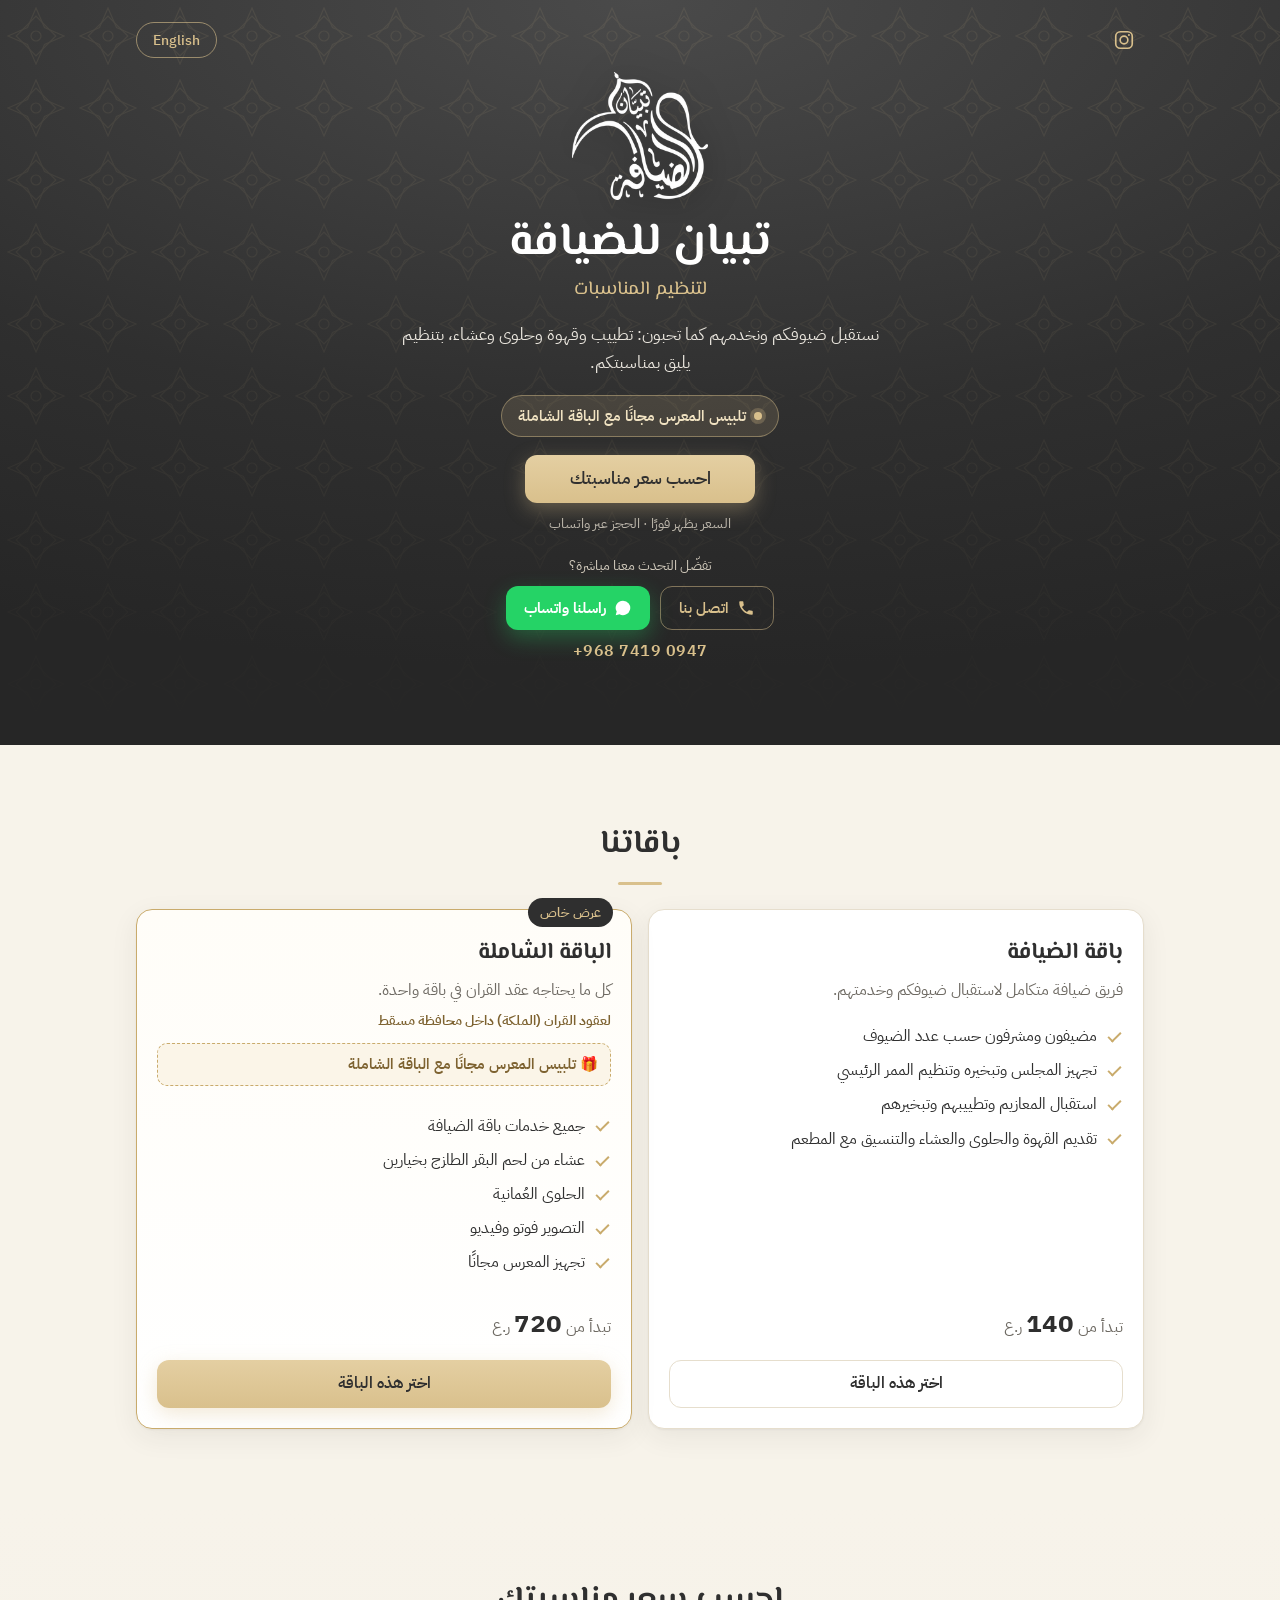
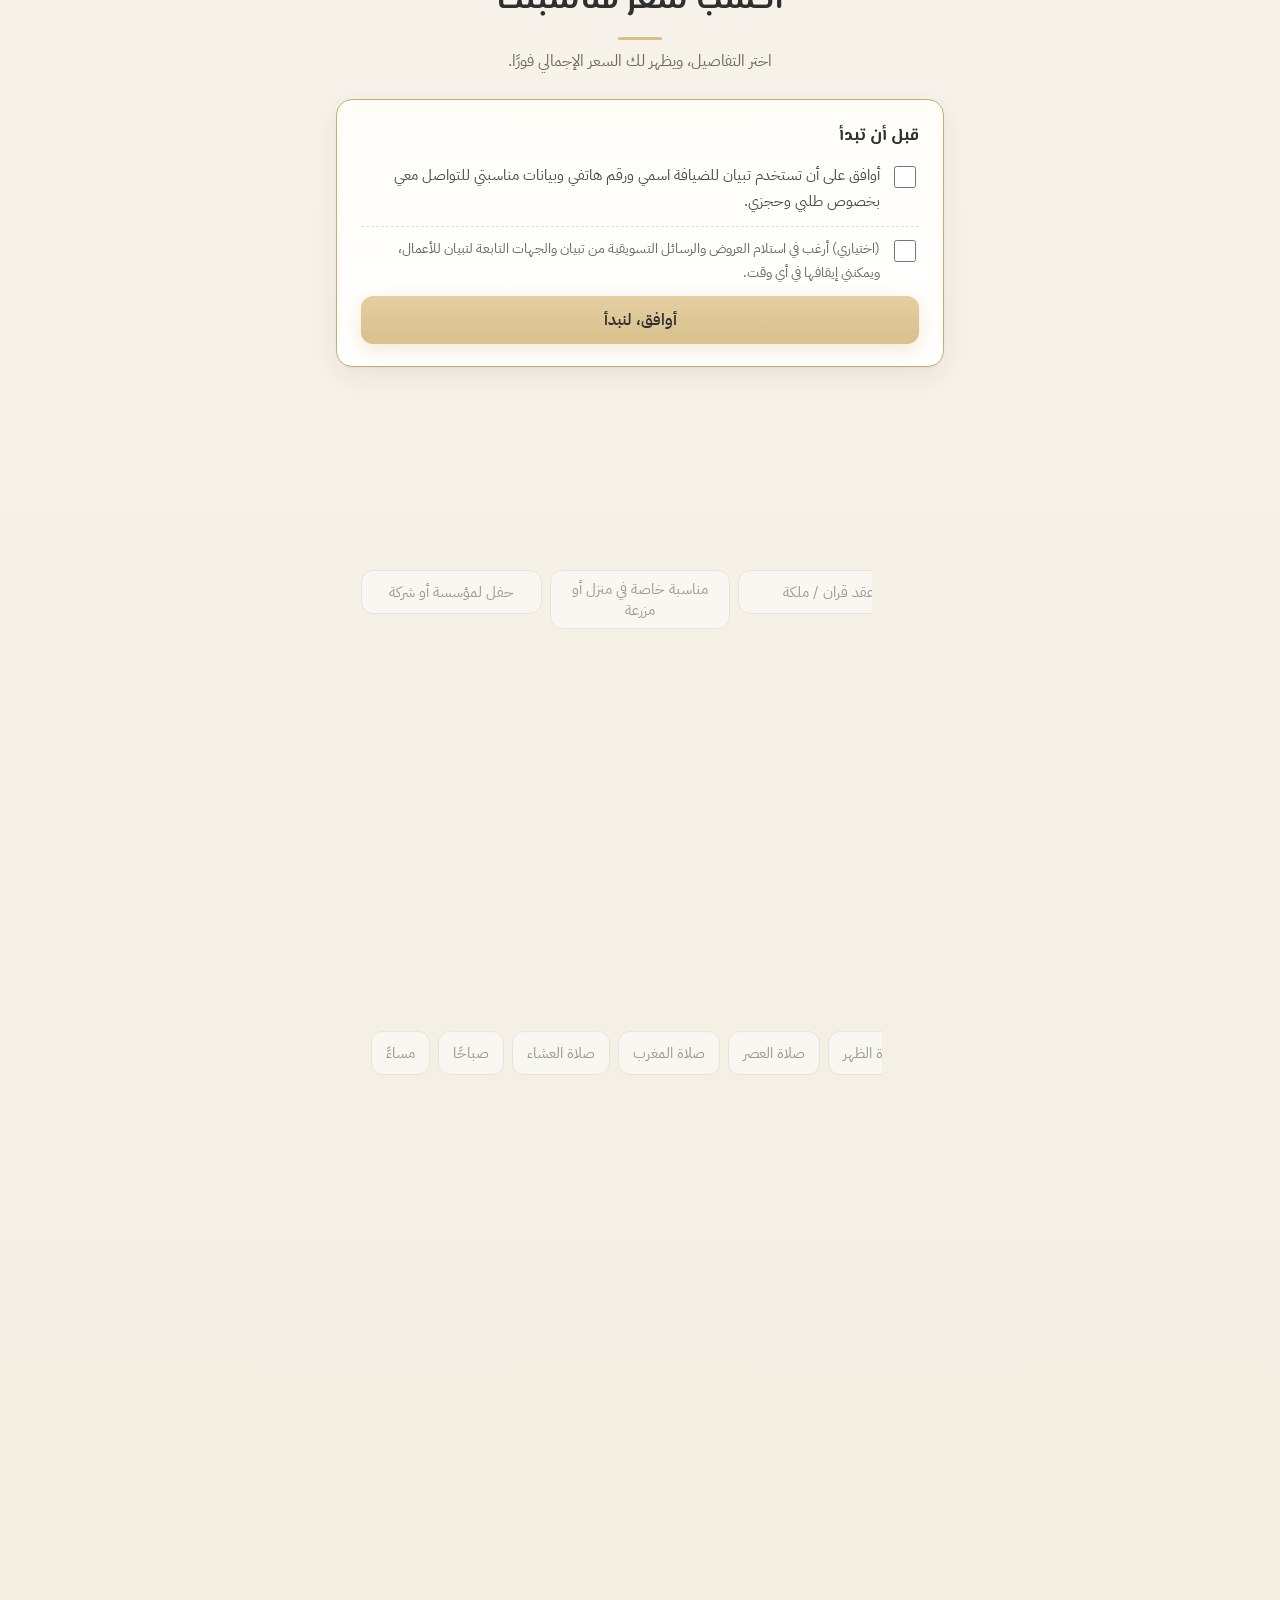
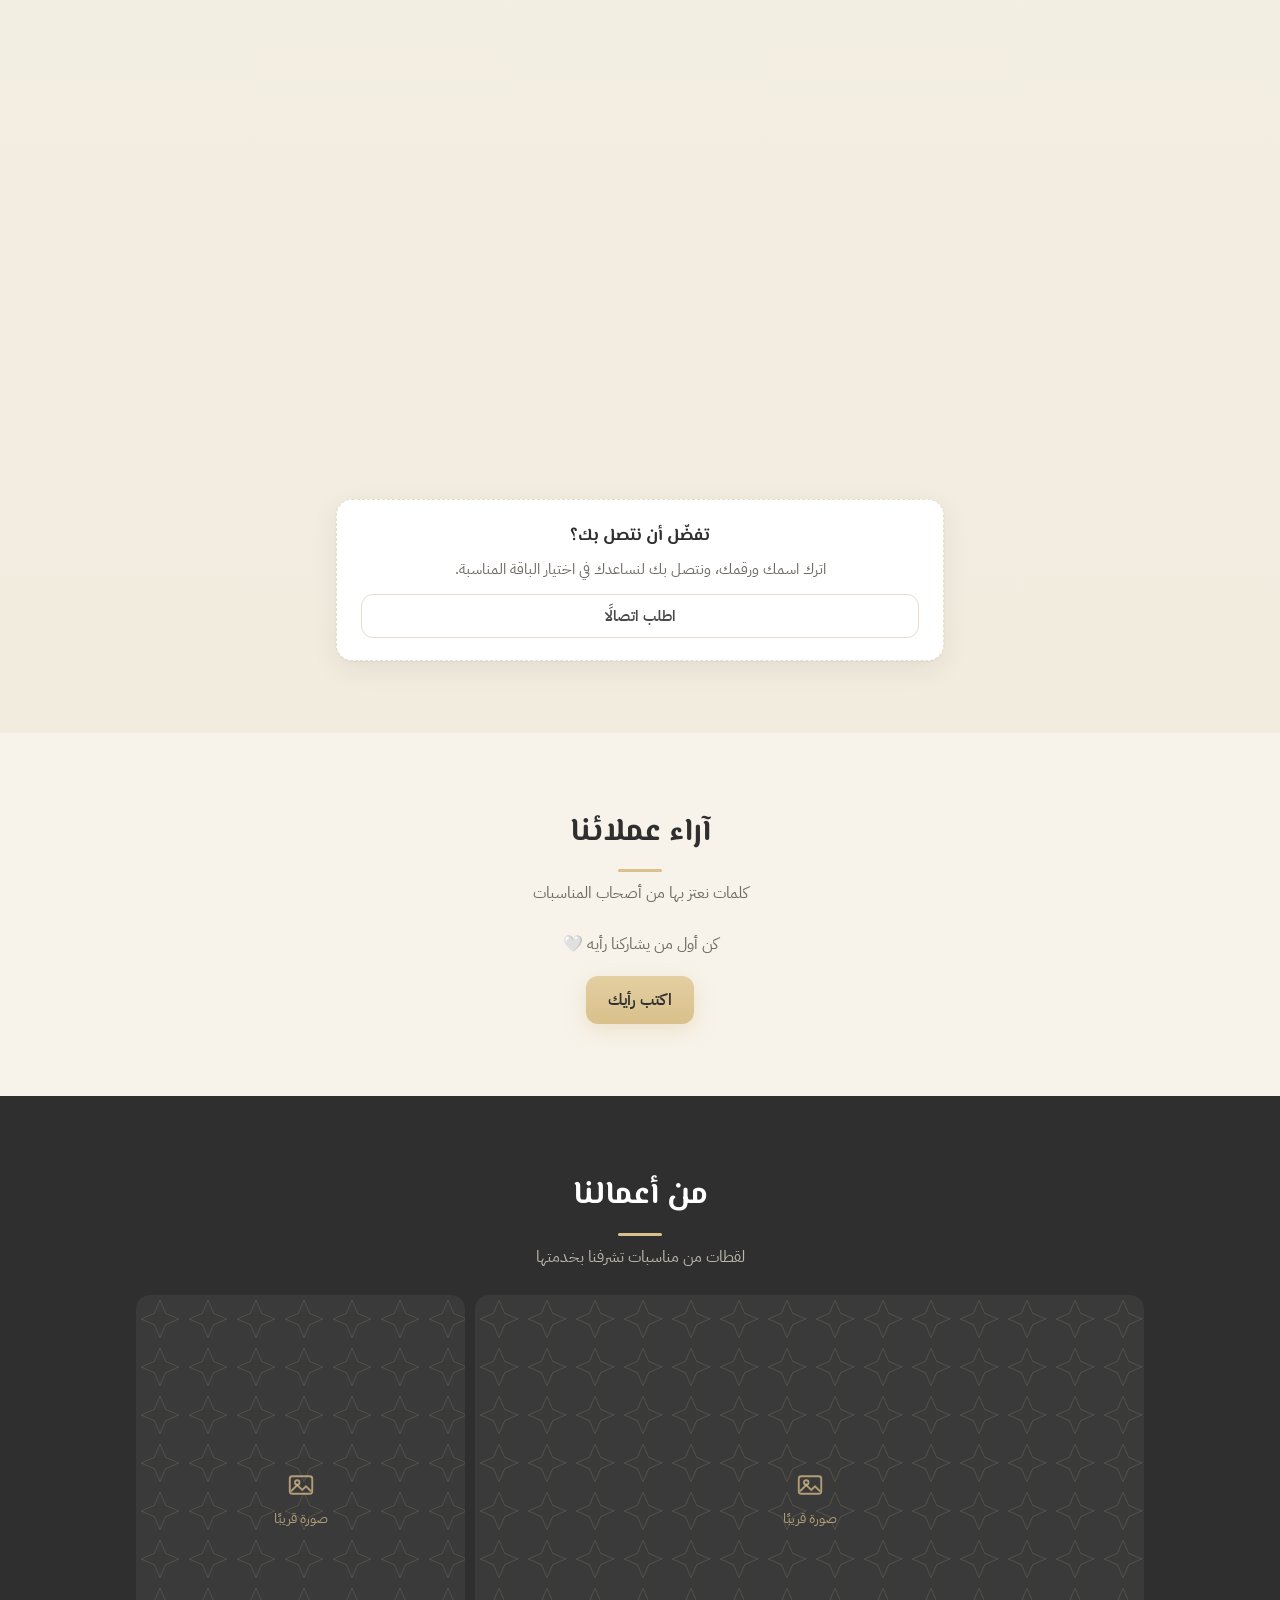
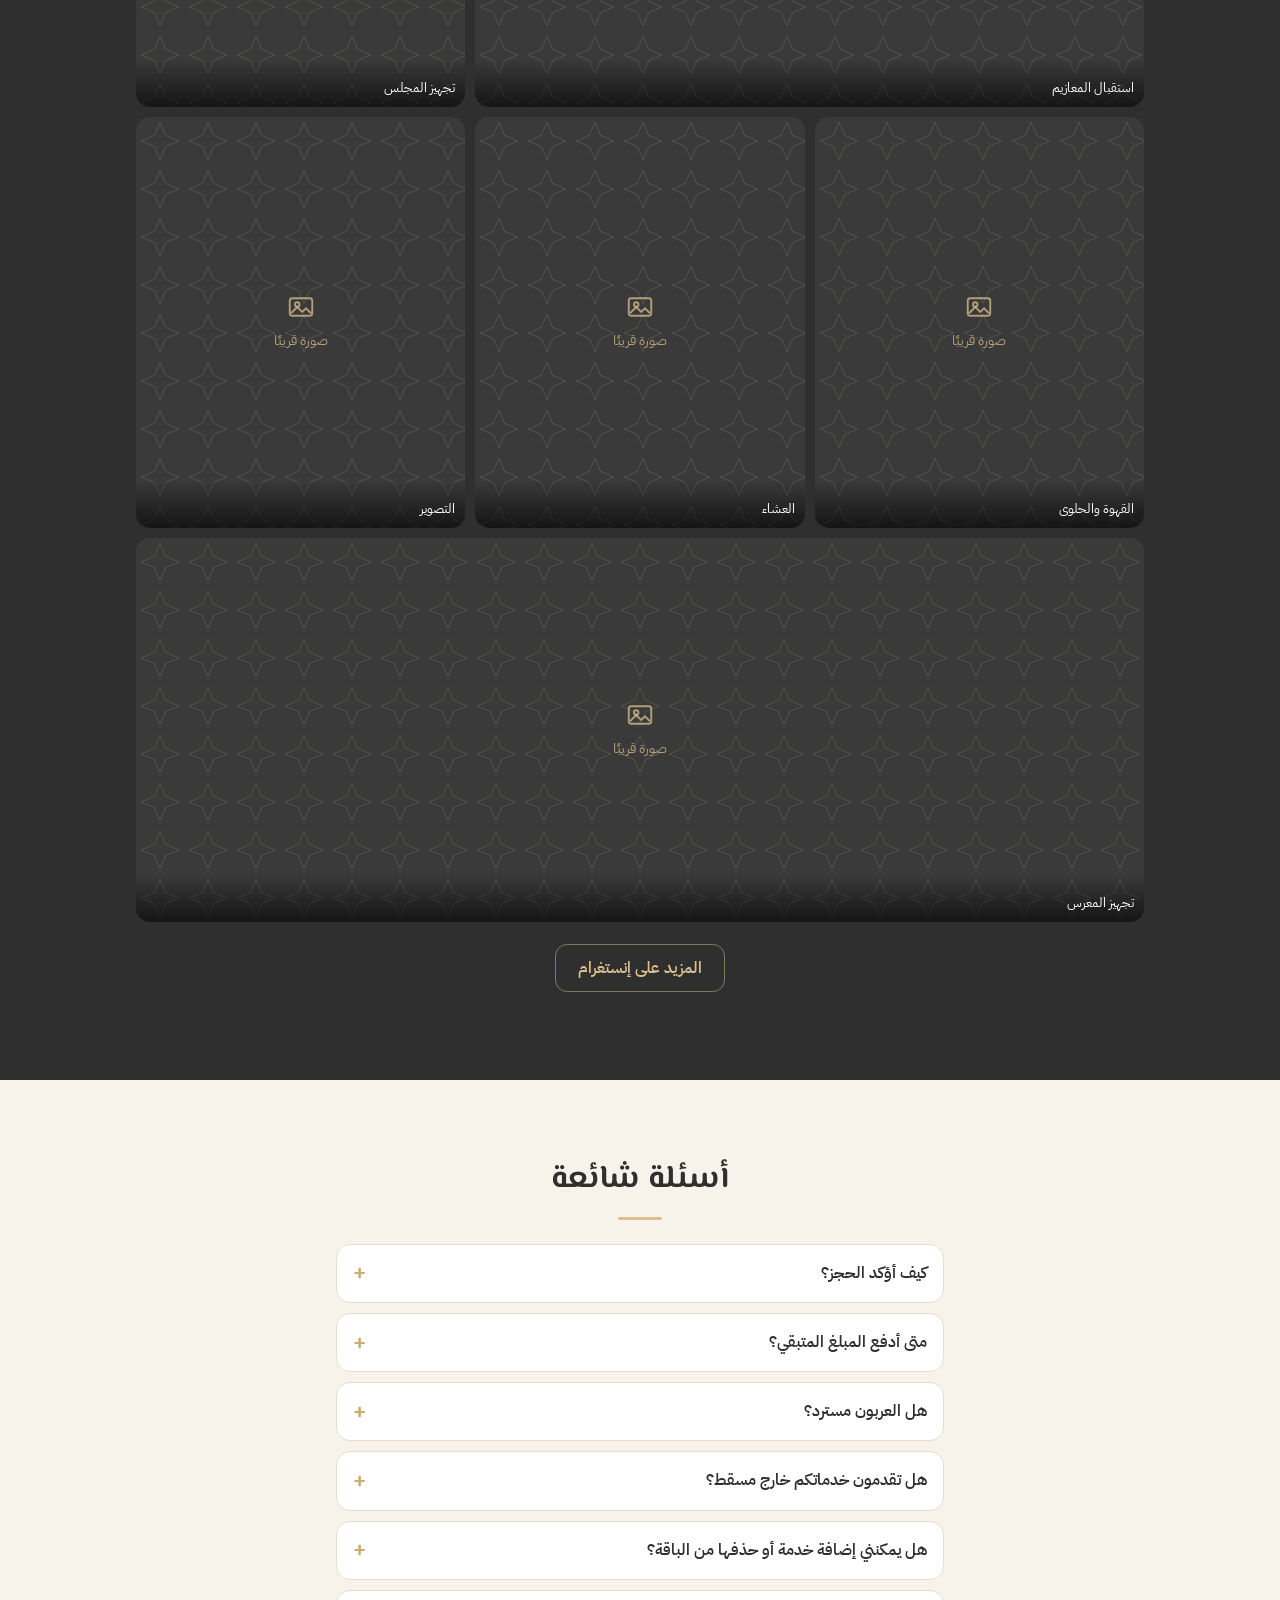
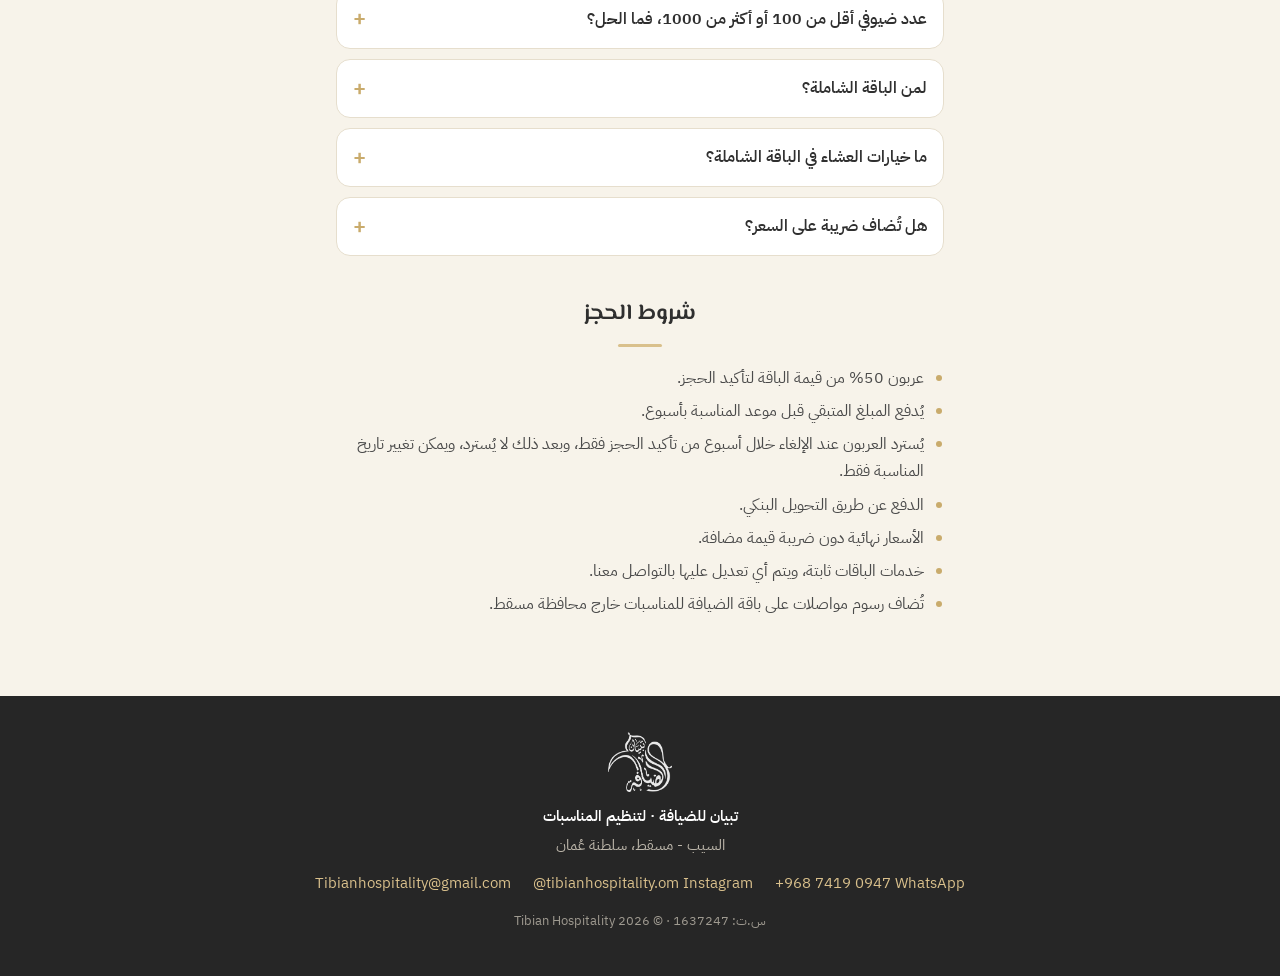
<file: index.html>
<!doctype html>
<html lang="ar" dir="rtl">
<head>
<meta charset="utf-8">
<meta name="viewport" content="width=device-width, initial-scale=1, viewport-fit=cover">
<title>تبيان للضيافة | ضيافة الأعراس والمناسبات في عُمان</title>
<meta name="description" content="تبيان للضيافة لتنظيم المناسبات في مسقط وكل عُمان: فريق ضيافة واستقبال، عشاء، حلوى عُمانية وتصوير. احسب سعر مناسبتك فورًا واحجز عبر واتساب.">
<meta name="theme-color" content="#2F2F2F">
<meta name="robots" content="index, follow, max-image-preview:large">
<meta name="keywords" content="ضيافة أعراس مسقط, ضيافة ملكة, مضيفين مناسبات عمان, ضيافة عزاء, ضيافة حفلات شركات, تبيان للضيافة, wedding hospitality Oman">

<link rel="canonical" href="https://tibianhospitality-code.github.io/">
<link rel="alternate" hreflang="ar" href="https://tibianhospitality-code.github.io/">
<link rel="alternate" hreflang="en" href="https://tibianhospitality-code.github.io/?lang=en">
<link rel="icon" type="image/png" href="assets/img/favicon.png">
<link rel="apple-touch-icon" href="assets/img/apple-touch-icon.png">

<!-- معاينة الرابط في واتساب وإنستغرام وغيرها -->
<meta property="og:type" content="website">
<meta property="og:site_name" content="تبيان للضيافة | Tibian Hospitality">
<meta property="og:locale" content="ar_OM">
<meta property="og:locale:alternate" content="en_US">
<meta property="og:title" content="تبيان للضيافة — احسب سعر مناسبتك واحجز عبر واتساب">
<meta property="og:description" content="ضيافة الأعراس والمناسبات في عُمان: استقبال وتطييب وقهوة وحلوى وعشاء وتصوير. السعر يظهر فورًا.">
<meta property="og:url" content="https://tibianhospitality-code.github.io/">
<meta property="og:image" content="https://tibianhospitality-code.github.io/assets/img/og.jpg">
<meta property="og:image:width" content="1200">
<meta property="og:image:height" content="630">
<meta property="og:image:alt" content="شعار تبيان للضيافة">
<meta name="twitter:card" content="summary_large_image">

<link rel="preconnect" href="https://fonts.googleapis.com">
<link rel="preconnect" href="https://fonts.gstatic.com" crossorigin>
<link rel="preload" as="style" href="https://fonts.googleapis.com/css2?family=El+Messiri:wght@500;600;700&family=IBM+Plex+Sans+Arabic:wght@400;500;600;700&display=swap">
<link rel="stylesheet" href="https://fonts.googleapis.com/css2?family=El+Messiri:wght@500;600;700&family=IBM+Plex+Sans+Arabic:wght@400;500;600;700&display=swap" media="print" onload="this.media='all'">
<noscript><link rel="stylesheet" href="https://fonts.googleapis.com/css2?family=El+Messiri:wght@500;600;700&family=IBM+Plex+Sans+Arabic:wght@400;500;600;700&display=swap"></noscript>
<link rel="stylesheet" href="assets/site.css?v=202611261301">

<script type="application/ld+json">
{
  "@context": "https://schema.org",
  "@type": "LocalBusiness",
  "@id": "https://tibianhospitality-code.github.io/#business",
  "name": "تبيان للضيافة",
  "alternateName": "Tibian Hospitality",
  "description": "ضيافة الأعراس والمناسبات في عُمان — لتنظيم المناسبات",
  "url": "https://tibianhospitality-code.github.io/",
  "image": "https://tibianhospitality-code.github.io/assets/img/og.jpg",
  "telephone": "+96874190947",
  "email": "Tibianhospitality@gmail.com",
  "address": { "@type": "PostalAddress", "addressLocality": "السيب", "addressRegion": "مسقط", "addressCountry": "OM" },
  "areaServed": { "@type": "Country", "name": "Oman" },
  "sameAs": ["https://www.instagram.com/tibianhospitality.om"],
  "priceRange": "OMR 140 – 2240",
  "logo": "https://tibianhospitality-code.github.io/assets/img/apple-touch-icon.png",
  "currenciesAccepted": "OMR",
  "knowsLanguage": ["ar", "en"],
  "hasOfferCatalog": {
    "@type": "OfferCatalog",
    "name": "باقات الضيافة",
    "itemListElement": [
      { "@type": "Offer", "itemOffered": { "@type": "Service", "name": "باقة الضيافة", "description": "فريق ضيافة واستقبال للأعراس والمناسبات والعزاء وحفلات الشركات في كل عُمان" } },
      { "@type": "Offer", "itemOffered": { "@type": "Service", "name": "الباقة الشاملة", "description": "ضيافة عقد القران (الملكة) في مسقط: ضيافة وعشاء وحلوى عُمانية وتصوير وتجهيز المعرس" } }
    ]
  }
}
</script>
</head>
<body>
<a class="skip" href="#calc" data-t="skip">انتقل إلى حاسبة السعر</a>

<header class="hero">
  <div class="hero__pattern" aria-hidden="true"></div>
  <nav class="topbar">
    <a class="topbar__ig" id="igTop" href="https://www.instagram.com/tibianhospitality.om" target="_blank" rel="noopener" aria-label="Instagram">
      <svg viewBox="0 0 24 24" aria-hidden="true"><rect x="3" y="3" width="18" height="18" rx="5"/><circle cx="12" cy="12" r="4.2"/><circle cx="17.4" cy="6.6" r="1.1" class="fill"/></svg>
    </a>
    <button type="button" class="lang" id="langBtn" aria-label="Switch language">English</button>
  </nav>
  <div class="hero__inner">
    <img class="hero__logo" src="assets/img/logo-white.png" width="213" height="200" alt="شعار تبيان للضيافة" data-ta="logoAlt">
    <h1 class="hero__title" data-t="brand">تبيان للضيافة</h1>
    <p class="hero__tag" data-t="tagline">لتنظيم المناسبات</p>
    <p class="hero__lead" data-t="lead">نستقبل ضيوفكم ونخدمهم كما تحبون: تطييب وقهوة وحلوى وعشاء، بتنظيم يليق بمناسبتكم.</p>
    <div class="offers hidden" id="offers" role="note"></div>
    <a href="#calc" class="btn btn--gold hero__cta" data-t="cta">احسب سعر مناسبتك</a>
    <p class="hero__note" data-t="ctaNote">السعر يظهر فورًا · الحجز عبر واتساب</p>
    <div class="hero__contact">
      <p class="hero__contact-t" data-t="talkT">تفضّل التحدث معنا مباشرة؟</p>
      <div class="hero__contact-b">
        <a id="callTop" class="btn btn--line-light" href="tel:+96874190947"><svg viewBox="0 0 24 24" class="ico" aria-hidden="true"><path d="M6.6 10.8a15.1 15.1 0 0 0 6.6 6.6l2.2-2.2c.3-.3.7-.4 1-.2 1.1.4 2.3.6 3.6.6.6 0 1 .4 1 1V20c0 .6-.4 1-1 1A17 17 0 0 1 3 4c0-.6.4-1 1-1h3.5c.6 0 1 .4 1 1 0 1.3.2 2.5.6 3.6.1.3 0 .7-.2 1l-2.3 2.2Z"/></svg><span data-t="callUs">اتصل بنا</span></a>
        <a id="waTop" class="btn btn--wa" href="https://api.whatsapp.com/send?phone=96874190947" target="_blank" rel="noopener"><svg viewBox="0 0 24 24" class="ico" aria-hidden="true"><path d="M12 2.2A9.7 9.7 0 0 0 3.6 16.8L2.3 21.7l5-1.3A9.7 9.7 0 1 0 12 2.2Zm4.4 11.7c-.2-.1-1.4-.7-1.6-.8-.2-.1-.4-.1-.5.1l-.7.9c-.1.2-.3.2-.5.1a6.6 6.6 0 0 1-3.3-2.9c-.2-.4.2-.4.7-1.3.1-.2 0-.3 0-.4l-.7-1.8c-.2-.5-.4-.4-.5-.4h-.5a.9.9 0 0 0-.7.3 2.8 2.8 0 0 0-.9 2.1 5 5 0 0 0 1 2.6 11.2 11.2 0 0 0 4.3 3.8c1.6.7 2.2.7 3 .6.5-.1 1.4-.6 1.6-1.1.2-.6.2-1 .1-1.1l-.4-.2Z"/></svg><span data-t="waUs">راسلنا واتساب</span></a>
      </div>
      <p class="hero__phone" dir="ltr" id="phoneTop">+968 7419 0947</p>
    </div>
  </div>
</header>

<main>
  <!-- الباقات -->
  <section class="section" id="packages" aria-labelledby="pkTitle">
    <div class="wrap">
      <h2 class="section__title" id="pkTitle" data-t="pkTitle">باقاتنا</h2>
      <div class="pkgs">
        <article class="pkg">
          <h3 data-t="pkH">باقة الضيافة</h3>
          <p class="pkg__sub" data-t="pkHsub">فريق ضيافة متكامل لاستقبال ضيوفكم وخدمتهم.</p>
          <div class="pkg__offers hidden" id="pkgOffersH"></div>
          <ul class="ticks">
            <li data-t="pkH1">مضيفون ومشرفون حسب عدد الضيوف</li>
            <li data-t="pkH2">تجهيز المجلس وتبخيره وتنظيم الممر الرئيسي</li>
            <li data-t="pkH3">استقبال المعازيم وتطييبهم وتبخيرهم</li>
            <li data-t="pkH4">تقديم القهوة والحلوى والعشاء والتنسيق مع المطعم</li>
          </ul>
          <p class="pkg__from"><span data-t="from">تبدأ من</span> <b id="fromH">140</b> <span data-t="omr">ر.ع</span></p>
          <button type="button" class="btn btn--ghost" data-pick="hospitality" data-t="choose">اختر هذه الباقة</button>
        </article>
        <article class="pkg pkg--featured">
          <span class="pkg__badge hidden" id="pkgBadge" data-t="offerBadge">عرض خاص</span>
          <h3 data-t="pkC">الباقة الشاملة</h3>
          <p class="pkg__sub" data-t="pkCsub">كل ما يحتاجه عقد القران في باقة واحدة.</p>
          <p class="pkg__scope" data-t="pkCscope">لعقود القران (الملكة) داخل محافظة مسقط</p>
          <div class="pkg__offers hidden" id="pkgOffersC"></div>
          <ul class="ticks">
            <li data-t="pkC1">جميع خدمات باقة الضيافة</li>
            <li data-t="pkC2">عشاء من لحم البقر الطازج بخيارين</li>
            <li data-t="pkC3">الحلوى العُمانية</li>
            <li data-t="pkC4">التصوير فوتو وفيديو</li>
            <li data-t="pkC5">تجهيز المعرس مجانًا</li>
          </ul>
          <p class="pkg__from"><span data-t="from">تبدأ من</span> <b id="fromC">720</b> <span data-t="omr">ر.ع</span></p>
          <button type="button" class="btn btn--gold" data-pick="comprehensive" data-t="choose">اختر هذه الباقة</button>
        </article>
      </div>
    </div>
  </section>

  <!-- حاسبة السعر والطلب -->
  <section class="section section--calc" id="calc" aria-labelledby="calcTitle">
    <div class="wrap wrap--narrow">
      <h2 class="section__title" id="calcTitle" data-t="calcTitle">احسب سعر مناسبتك</h2>
      <p class="section__sub" data-t="calcSub">اختر التفاصيل، ويظهر لك السعر الإجمالي فورًا.</p>

      <!-- الموافقة قبل البدء -->
      <div class="card consent" id="consentCard">
        <h3 class="consent__h" data-t="consentH">قبل أن تبدأ</h3>
        <label class="consent__row" for="consent">
          <input type="checkbox" id="consent">
          <span id="consentText">أوافق على أن تستخدم تبيان للضيافة اسمي ورقم هاتفي وبيانات مناسبتي للتواصل معي بخصوص طلبي وحجزي.</span>
        </label>
        <label class="consent__row consent__row--opt" for="marketing">
          <input type="checkbox" id="marketing">
          <span id="marketingText">(اختياري) أرغب في استلام العروض والرسائل التسويقية من تبيان والجهات التابعة لتبيان للأعمال، ويمكنني إيقافها في أي وقت.</span>
        </label>
        <button type="button" class="btn btn--gold btn--block" id="consentBtn" data-t="consentBtn">أوافق، لنبدأ</button>
        <p class="consent__err hidden" id="consentErr" role="alert" data-t="consentErr">ضع علامة على الموافقة أولًا لتبدأ.</p>
      </div>
      <p class="consent__done hidden" id="consentDone"><span data-t="consentDone">✓ وافقت على شروط التواصل</span> · <button type="button" class="link" id="consentShow" data-t="consentShow">عرض النص</button></p>

      <form id="form" class="form locked" novalidate autocomplete="on">
        <fieldset class="card">
          <legend class="card__h"><span class="num">1</span><span data-t="s1">الباقة والمناسبة</span></legend>
          <span class="field__label" id="pkgL" data-t="pkgL" style="margin-top:0">الباقة</span>
          <div class="seg" role="radiogroup" aria-labelledby="pkgL">
            <label class="seg__opt"><input type="radio" name="package" value="hospitality" checked><span data-t="pkH">باقة الضيافة</span></label>
            <label class="seg__opt"><input type="radio" name="package" value="comprehensive"><span data-t="pkC">الباقة الشاملة</span></label>
          </div>
          <p class="field__hint hidden" id="pkgNote" data-t="pkgNote">الباقة الشاملة لعقود القران (الملكة) داخل مسقط فقط.</p>
          <div class="field">
            <span class="field__label" id="occL" data-t="occ">نوع المناسبة</span>
            <div class="chips chips--grid" id="occasion" role="radiogroup" aria-labelledby="occL"></div>
            <p class="field__hint hidden" id="occNote"></p>
          </div>
        </fieldset>
        <fieldset class="card">
          <legend class="card__h"><span class="num">2</span><span data-t="s2">تفاصيل المناسبة</span></legend>
          <div class="field" id="f-guests">
            <label class="field__label" for="guests" data-t="guests">عدد الضيوف (تقريبًا)</label>
            <input id="guests" name="guests" type="text" inputmode="numeric" autocomplete="off" maxlength="6" placeholder="مثال: 350" data-tp="guestsPh" class="input input--big">
            <p class="field__hint" id="guestsHint" data-t="guestsHint">من 100 إلى 1000 ضيف. لغير ذلك نجهّز لك باقة خاصة.</p>
          </div>

          <div class="grid2">
            <div class="field" id="f-date">
              <label class="field__label" for="date" data-t="date">تاريخ المناسبة</label>
              <input id="date" name="date" type="date" class="input">
              <p class="field__msg" id="dateMsg" aria-live="polite"></p>
            </div>
            <div class="field">
              <label class="field__label" for="area" data-t="area">المنطقة</label>
              <select id="area" name="area" class="input"></select>
              <p class="field__hint hidden" id="areaNote" data-t="areaNote">الباقة الشاملة متاحة داخل محافظة مسقط فقط. للمناسبات خارج مسقط اختر باقة الضيافة.</p>
            </div>
          </div>

          <div class="field">
            <span class="field__label" id="timeL" data-t="time">وقت المناسبة</span>
            <div class="chips" id="time" role="radiogroup" aria-labelledby="timeL"></div>
          </div>
          <div class="field hidden" id="clockWrap">
            <label class="field__label" for="clock" data-t="clock">الساعة</label>
            <input id="clock" name="clock" type="time" class="input" dir="ltr" step="900">
          </div>

          <div class="field">
            <label class="field__label" for="location" id="locL" data-t="loc">اسم المكان والحي</label>
            <input id="location" name="location" class="input" maxlength="160" placeholder="مثال: مجلس الخوض العام، أو بيت في المعبيلة" data-tp="locPh">
          </div>
          <div class="field">
            <label class="field__label" for="mapUrl" data-t="mapL">رابط الموقع في خرائط Google (اختياري)</label>
            <div class="map-row">
              <input id="mapUrl" name="mapUrl" type="url" class="input" dir="ltr" inputmode="url" maxlength="400" placeholder="https://maps.app.goo.gl/…">
              <button type="button" class="btn btn--line" id="geoBtn"><span aria-hidden="true">📍</span> <span data-t="geo">موقعي الحالي</span></button>
            </div>
            <p class="field__hint" id="mapHint" data-t="mapHint">إن كنت في مكان المناسبة اضغط «موقعي الحالي»، أو الصق الرابط من خرائط Google.</p>
          </div>

          <div class="field hidden" id="dinnerWrap">
            <span class="field__label" id="dinL" data-t="dinner">خيار العشاء</span>
            <div class="chips chips--stack" id="dinner" role="radiogroup" aria-labelledby="dinL"></div>
          </div>
        </fieldset>

        <fieldset class="card">
          <legend class="card__h"><span class="num">3</span><span data-t="s3">بياناتك</span></legend>
          <div class="grid2">
            <div class="field" id="f-name">
              <label class="field__label" for="name" data-t="name">الاسم</label>
              <input id="name" name="name" class="input" autocomplete="name" maxlength="80">
            </div>
            <div class="field" id="f-phone">
              <label class="field__label" for="phone" data-t="phone">رقم الواتساب</label>
              <div class="phone">
                <span class="phone__cc" dir="ltr">+968</span>
                <input id="phone" name="phone" type="tel" inputmode="tel" autocomplete="tel-national" class="input" dir="ltr" placeholder="9XXXXXXX" maxlength="20">
              </div>
            </div>
          </div>
          <div class="field" id="addonsWrap">
            <span class="field__label" id="addL" data-t="addL">خدمات إضافية تريدها (اختياري)</span>
            <div class="chips" id="addons" role="group" aria-labelledby="addL"></div>
          </div>
          <div class="field" id="extrasWrap">
            <label class="field__label" for="extras" data-t="extras">تفاصيل الخدمات الإضافية (اختياري)</label>
            <textarea id="extras" name="extras" class="input" rows="3" maxlength="600" placeholder="مثل: عدد فخارات الحلوى، نوع التصوير، عدد أشخاص العشاء…" data-tp="extrasPh"></textarea>
            <p class="field__hint" data-t="extrasHint">لا تُضاف إلى السعر تلقائيًا؛ نراجعها ونتواصل معك بشأنها.</p>
          </div>
          <div class="field">
            <label class="field__label" for="notes" data-t="notes">ملاحظات (اختياري)</label>
            <textarea id="notes" name="notes" class="input" rows="2" maxlength="300"></textarea>
          </div>
          <!-- فخ للبرامج الآلية -->
          <input type="text" name="website" id="website" tabindex="-1" autocomplete="off" class="hp" aria-hidden="true">
        </fieldset>

        <div class="card price" id="priceCard" aria-live="polite"></div>
        <div class="code hidden" id="codeBox">
          <button type="button" class="link" id="codeToggle" data-t="codeQ">عندك كود خصم؟</button>
          <div class="code__row hidden" id="codeRow">
            <input id="codeIn" class="input" dir="ltr" autocomplete="off" autocapitalize="characters" maxlength="30" aria-label="كود الخصم" data-tp="codePh" placeholder="اكتب الكود">
            <button type="button" class="btn btn--line" id="codeApply" data-t="codeApply">تطبيق</button>
          </div>
          <p class="code__msg" id="codeMsg" aria-live="polite"></p>
        </div>

        <p class="err hidden" id="err" role="alert"></p>
        <button type="submit" class="btn btn--wa btn--block" id="sendBtn">
          <svg viewBox="0 0 24 24" class="ico" aria-hidden="true"><path d="M12 2.2A9.7 9.7 0 0 0 3.6 16.8L2.3 21.7l5-1.3A9.7 9.7 0 1 0 12 2.2Zm0 17.7a8 8 0 0 1-4.1-1.1l-.3-.2-3 .8.8-2.9-.2-.3A8 8 0 1 1 12 19.9Zm4.4-6c-.2-.1-1.4-.7-1.6-.8-.2-.1-.4-.1-.5.1l-.7.9c-.1.2-.3.2-.5.1a6.6 6.6 0 0 1-3.3-2.9c-.2-.4.2-.4.7-1.3.1-.2 0-.3 0-.4l-.7-1.8c-.2-.5-.4-.4-.5-.4h-.5a.9.9 0 0 0-.7.3 2.8 2.8 0 0 0-.9 2.1 5 5 0 0 0 1 2.6 11.2 11.2 0 0 0 4.3 3.8c1.6.7 2.2.7 3 .6.5-.1 1.4-.6 1.6-1.1.2-.6.2-1 .1-1.1l-.4-.2Z"/></svg>
          <span data-t="send">إرسال الطلب عبر واتساب</span>
        </button>
        <p class="form__note" data-t="sendNote">يُحفظ طلبك، ثم يفتح واتساب برسالة جاهزة، وما عليك إلا الضغط على «إرسال».</p>
      </form>

      <!-- بعد الإرسال -->
      <div id="done" class="card done hidden" tabindex="-1">
        <div class="done__check" aria-hidden="true"><svg viewBox="0 0 24 24"><path d="M5 12.5l4.2 4.2L19 7"/></svg></div>
        <h3 class="done__title" id="doneTitle" data-t="doneT">تم حفظ طلبك</h3>
        <p class="done__ref" id="doneRef"></p>
        <p class="done__p" id="doneP" data-t="doneP">خطوة أخيرة: افتح واتساب وأرسل الرسالة لنا، لنؤكد معك التفاصيل.</p>
        <a id="waPrimary" class="btn btn--wa btn--block" href="#" rel="noopener">
          <svg viewBox="0 0 24 24" class="ico" aria-hidden="true"><path d="M12 2.2A9.7 9.7 0 0 0 3.6 16.8L2.3 21.7l5-1.3A9.7 9.7 0 1 0 12 2.2Zm0 17.7a8 8 0 0 1-4.1-1.1l-.3-.2-3 .8.8-2.9-.2-.3A8 8 0 1 1 12 19.9Zm4.4-6c-.2-.1-1.4-.7-1.6-.8-.2-.1-.4-.1-.5.1l-.7.9c-.1.2-.3.2-.5.1a6.6 6.6 0 0 1-3.3-2.9c-.2-.4.2-.4.7-1.3.1-.2 0-.3 0-.4l-.7-1.8c-.2-.5-.4-.4-.5-.4h-.5a.9.9 0 0 0-.7.3 2.8 2.8 0 0 0-.9 2.1 5 5 0 0 0 1 2.6 11.2 11.2 0 0 0 4.3 3.8c1.6.7 2.2.7 3 .6.5-.1 1.4-.6 1.6-1.1.2-.6.2-1 .1-1.1l-.4-.2Z"/></svg>
          <span data-t="openWa">فتح واتساب</span>
        </a>
        <p class="done__alt-h" data-t="altH">إذا لم يفتح واتساب:</p>
        <div class="done__alts">
          <a id="waAlt" class="btn btn--line" href="#" rel="noopener" data-t="altLink">رابط بديل</a>
          <a id="waWeb" class="btn btn--line hidden" href="#" target="_blank" rel="noopener" data-t="waWeb">واتساب ويب</a>
          <button type="button" id="copyBtn" class="btn btn--line" data-t="copy">نسخ الرسالة</button>
        </div>
        <p class="done__manual"><span data-t="manual">أو أرسل الرسالة يدويًا إلى:</span> <a id="bizPhone" dir="ltr" href="tel:+96874190947">+968 7419 0947</a></p>
        <details class="done__preview">
          <summary data-t="preview">عرض نص الرسالة</summary>
          <pre id="msgText"></pre>
        </details>
        <button type="button" class="link" id="editBtn" data-t="edit">تعديل الطلب</button>
      </div>

      <!-- اتصلوا بي -->
      <div class="card callback" id="callback">
        <h3 class="callback__h" data-t="cbH">تفضّل أن نتصل بك؟</h3>
        <p class="callback__p" data-t="cbP">اترك اسمك ورقمك، ونتصل بك لنساعدك في اختيار الباقة المناسبة.</p>
        <button type="button" class="btn btn--line btn--block" id="cbOpen" data-t="cbOpen">اطلب اتصالًا</button>
        <div id="cbForm" class="hidden">
          <div class="field"><label class="field__label" for="cbName" data-t="name">الاسم</label><input id="cbName" class="input" autocomplete="name" maxlength="80"></div>
          <div class="field"><label class="field__label" for="cbPhone" data-t="phone">رقم الهاتف</label><input id="cbPhone" class="input" type="tel" inputmode="tel" dir="ltr" autocomplete="tel" maxlength="20" placeholder="9xxx xxxx"></div>
          <div class="field"><label class="field__label" for="cbWhen" data-t="cbWhen">الوقت المناسب للاتصال</label>
            <select id="cbWhen" class="input"><option value="أي وقت" data-t="cbAny">أي وقت</option><option value="صباحًا" data-t="cbMorning">صباحًا</option><option value="بعد الظهر" data-t="cbNoon">بعد الظهر</option><option value="مساءً" data-t="cbEvening">مساءً</option></select></div>
          <label class="consent__row cb__consent hidden" for="cbConsent" id="cbConsentRow"><input type="checkbox" id="cbConsent"><span id="cbConsentText"></span></label>
          <p class="err hidden" id="cbErr" role="alert"></p>
          <button type="button" class="btn btn--gold btn--block" id="cbSend" data-t="cbSend">اطلب الاتصال</button>
        </div>
        <p class="callback__done hidden" id="cbDone" role="status"></p>
      </div>
    </div>
  </section>

  <!-- آراء العملاء -->
  <section class="section" id="reviews" aria-labelledby="revTitle">
    <div class="wrap">
      <h2 class="section__title" id="revTitle" data-t="revTitle">آراء عملائنا</h2>
      <p class="section__sub" data-t="revSub">كلمات نعتز بها من أصحاب المناسبات</p>
      <a class="gsum hidden" id="gSummary" href="#" target="_blank" rel="noopener"></a>
      <div class="reviews" id="reviewsGrid"></div>
      <p class="rv-empty hidden" id="rvEmpty" data-t="rvEmpty">كن أول من يشاركنا رأيه 🤍</p>
      <div class="rv-write">
        <button type="button" class="btn btn--gold" id="rvOpen" data-t="rvOpen">اكتب رأيك</button>
        <form class="card rv-form hidden" id="rvForm" novalidate>
          <h3 class="rv-form__h" data-t="rvFormH">شاركنا رأيك في مناسبتك</h3>
          <div class="field"><span class="field__label" id="rvStarsL" data-t="rvStars">تقييمك</span>
            <div class="rv-stars" role="radiogroup" aria-labelledby="rvStarsL" id="rvStars"></div></div>
          <div class="field"><label class="field__label" for="rvText" data-t="rvText">رأيك</label><textarea id="rvText" class="input" rows="4" maxlength="1000"></textarea></div>
          <div class="grid2">
            <div class="field"><label class="field__label" for="rvName" data-t="rvName">الاسم كما تحب أن يظهر</label><input id="rvName" class="input" maxlength="60" autocomplete="name"></div>
            <div class="field"><label class="field__label" for="rvOcc" data-t="rvOcc">المناسبة (اختياري)</label><input id="rvOcc" class="input" maxlength="60"></div>
          </div>
          <div class="field"><label class="field__label" for="rvPhone" data-t="rvPhone">رقم هاتفك (اختياري — لا يُنشر)</label><input id="rvPhone" class="input" type="tel" inputmode="tel" dir="ltr" maxlength="20"></div>
          <input type="text" id="rvWebsite" tabindex="-1" autocomplete="off" class="hp" aria-hidden="true">
          <p class="err hidden" id="rvErr" role="alert"></p>
          <button type="submit" class="btn btn--gold btn--block" id="rvSend" data-t="rvSend">إرسال الرأي</button>
          <p class="field__hint" data-t="rvNote">يظهر رأيك بعد مراجعته.</p>
        </form>
        <p class="rv-done hidden" id="rvDone" role="status"></p>
      </div>
      <p class="center hidden" id="reviewsMoreP"><a class="btn btn--line" id="reviewsMore" href="#" target="_blank" rel="noopener" data-t="revMore">كل التقييمات على Google</a></p>
    </div>
  </section>

  <!-- معرض الأعمال -->
  <section class="section section--dark" id="gallery" aria-labelledby="galTitle">
    <div class="wrap">
      <h2 class="section__title" id="galTitle" data-t="galTitle">من أعمالنا</h2>
      <p class="section__sub" data-t="galSub">لقطات من مناسبات تشرفنا بخدمتها</p>
      <div class="gallery" id="galleryGrid"></div>
      <p class="center"><a class="btn btn--line-light" id="igMore" href="https://www.instagram.com/tibianhospitality.om" target="_blank" rel="noopener" data-t="igMore">المزيد على إنستغرام</a></p>
    </div>
  </section>

  <!-- أسئلة شائعة -->
  <section class="section" id="faq" aria-labelledby="faqTitle">
    <div class="wrap wrap--narrow">
      <h2 class="section__title" id="faqTitle" data-t="faqTitle">أسئلة شائعة</h2>
      <div class="faq">
        <details><summary data-t="q1">كيف أؤكد الحجز؟</summary><p data-t="a1">بعد إرسال طلبك نتواصل معك لتأكيد التفاصيل، ويُثبَّت الحجز بدفع عربون 50% بالتحويل البنكي، ثم نرسل لك الفاتورة.</p></details>
        <details><summary data-t="q2">متى أدفع المبلغ المتبقي؟</summary><p data-t="a2">يُدفع المبلغ المتبقي قبل موعد المناسبة بأسبوع.</p></details>
        <details><summary data-t="q3">هل العربون مسترد؟</summary><p data-t="a3">يُسترد العربون إذا طلبت الإلغاء خلال أسبوع من تأكيد الحجز. بعد ذلك لا يُسترد، ويمكنك تغيير تاريخ المناسبة فقط.</p></details>
        <details><summary data-t="q4">هل تقدمون خدماتكم خارج مسقط؟</summary><p data-t="a4">نعم، نخدم مختلف ولايات السلطنة، وتُضاف رسوم مواصلات على باقة الضيافة للمناسبات خارج محافظة مسقط.</p></details>
        <details><summary data-t="q5">هل يمكنني إضافة خدمة أو حذفها من الباقة؟</summary><p data-t="a5">خدمات الباقات ثابتة. لأي طلب خاص تواصل معنا، ونرتّب لك ما يناسب مناسبتك.</p></details>
        <details><summary data-t="q6">عدد ضيوفي أقل من 100 أو أكثر من 1000، فما الحل؟</summary><p data-t="a6">نجهّز لك باقة خاصة. أرسل طلبك من الحاسبة، وسنتواصل معك بالسعر.</p></details>
        <details><summary data-t="q9">لمن الباقة الشاملة؟</summary><p data-t="a9">الباقة الشاملة مخصصة لعقود القران (الملكة) داخل محافظة مسقط. لبقية المناسبات أو خارج مسقط اختر باقة الضيافة.</p></details>
        <details><summary data-t="q7">ما خيارات العشاء في الباقة الشاملة؟</summary><p data-t="a7">عشاء من لحم البقر الطازج بخيارين: القبولي واللحم المحمّر، أو البخاري والشواء.</p></details>
        <details><summary data-t="q8">هل تُضاف ضريبة على السعر؟</summary><p data-t="a8">لا، السعر المعروض هو السعر الإجمالي دون ضريبة قيمة مضافة.</p></details>
      </div>

      <h2 class="section__title section__title--sm" data-t="termsT">شروط الحجز</h2>
      <ul class="terms" id="terms"></ul>
    </div>
  </section>
</main>

<footer class="footer">
  <div class="wrap footer__inner">
    <img src="assets/img/logo-white.png" width="64" height="60" alt="" class="footer__logo">
    <p class="footer__name"><span data-t="brand">تبيان للضيافة</span> · <span data-t="tagline">لتنظيم المناسبات</span></p>
    <p data-t="addr">السيب - مسقط، سلطنة عُمان</p>
    <p class="footer__links">
      <a id="ftWa" href="https://api.whatsapp.com/send?phone=96874190947" target="_blank" rel="noopener">WhatsApp <span dir="ltr">+968 7419 0947</span></a>
      <a id="ftIg" href="https://www.instagram.com/tibianhospitality.om" target="_blank" rel="noopener">Instagram <span dir="ltr">@tibianhospitality.om</span></a>
      <a id="ftMail" href="mailto:Tibianhospitality@gmail.com">Tibianhospitality@gmail.com</a>
    </p>
    <p class="footer__cr"><span data-t="cr">س.ت</span>: <span id="crNo">1637247</span> · © <span id="yr">2026</span> Tibian Hospitality</p>
  </div>
</footer>

<!-- شريط السعر الثابت على الجوال -->
<div class="sticky hidden" id="sticky" aria-hidden="true">
  <div class="sticky__price"><small data-t="total">السعر الإجمالي</small><b id="stickyAmt">—</b></div>
  <button type="button" class="btn btn--wa" id="stickyBtn" data-t="sendShort">أرسل الطلب</button>
</div>

<div class="toast" id="toast" role="status" aria-live="polite"></div>

<script src="assets/config.js?v=202611261301"></script>
<script src="assets/logic.js?v=202611261301"></script>
<script src="assets/api.js?v=202611261301"></script>
<script src="assets/customer.js?v=202611261301"></script>
</body>
</html>
</file>
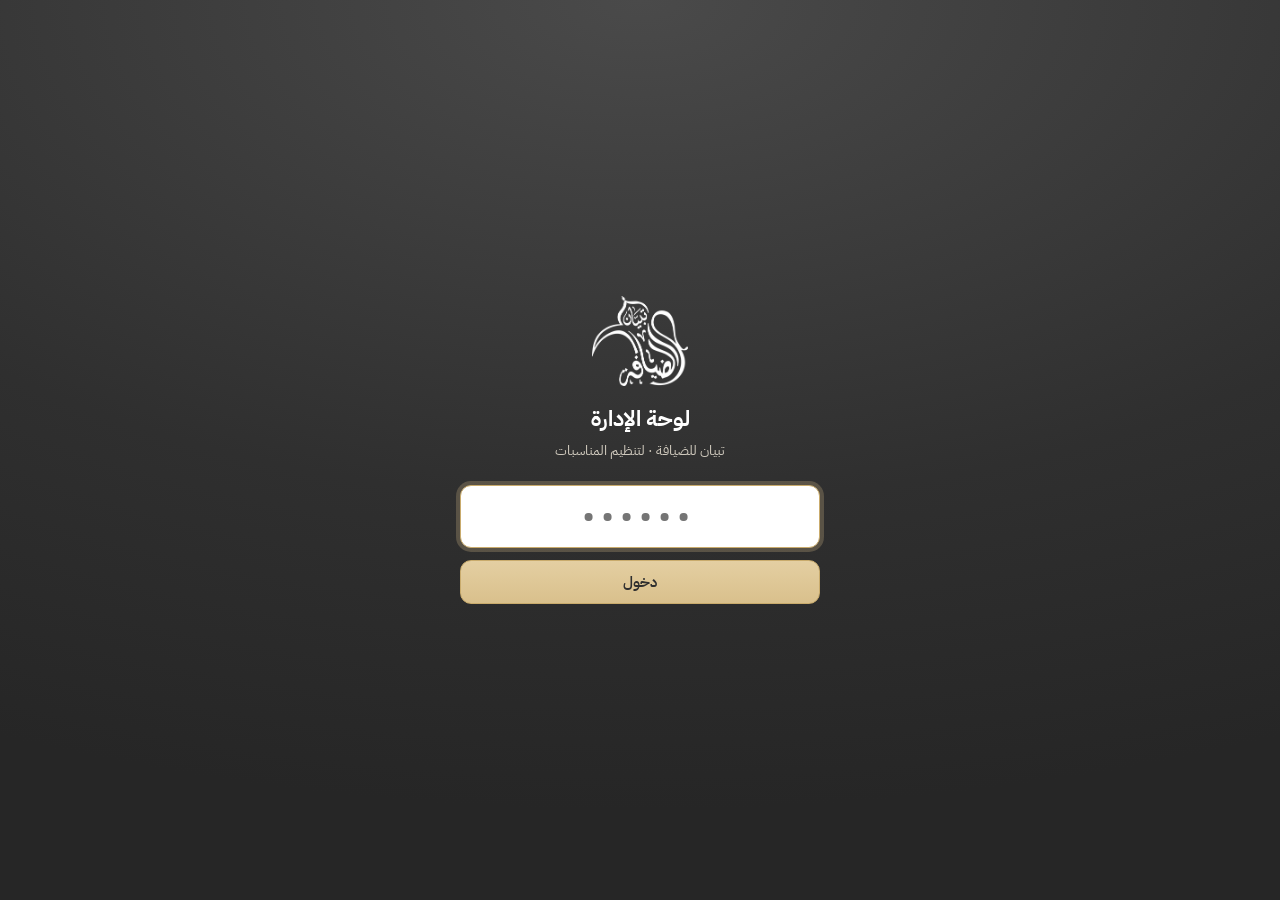
<file: admin/index.html>
<!doctype html>
<html lang="ar" dir="rtl">
<head>
<meta charset="utf-8">
<meta name="viewport" content="width=device-width, initial-scale=1, viewport-fit=cover">
<meta name="robots" content="noindex, nofollow">
<meta name="theme-color" content="#2F2F2F">
<meta name="referrer" content="no-referrer">
<title>تبيان — لوحة الإدارة</title>
<link rel="icon" type="image/png" href="../assets/img/favicon.png">
<link rel="apple-touch-icon" href="../assets/img/apple-touch-icon.png">
<link rel="preconnect" href="https://fonts.googleapis.com">
<link rel="preconnect" href="https://fonts.gstatic.com" crossorigin>
<link rel="preload" as="style" href="https://fonts.googleapis.com/css2?family=IBM+Plex+Sans+Arabic:wght@400;500;600;700&display=swap">
<link rel="stylesheet" href="https://fonts.googleapis.com/css2?family=IBM+Plex+Sans+Arabic:wght@400;500;600;700&display=swap" media="print" onload="this.media='all'">
<noscript><link rel="stylesheet" href="https://fonts.googleapis.com/css2?family=IBM+Plex+Sans+Arabic:wght@400;500;600;700&display=swap"></noscript>
<link rel="stylesheet" href="../assets/admin.css?v=202611261301">
</head>
<body>
<div id="app"><div class="loading">جارٍ التحميل…</div></div>
<div class="toast" id="toast" role="status" aria-live="polite"><span id="toastMsg"></span><button type="button" id="toastBtn" class="hidden"></button></div>
<script src="../assets/config.js?v=202611261301"></script>
<script src="../assets/logic.js?v=202611261301"></script>
<script src="../assets/api.js?v=202611261301"></script>
<script src="../assets/admin.js?v=202611261301"></script>
</body>
</html>
</file>
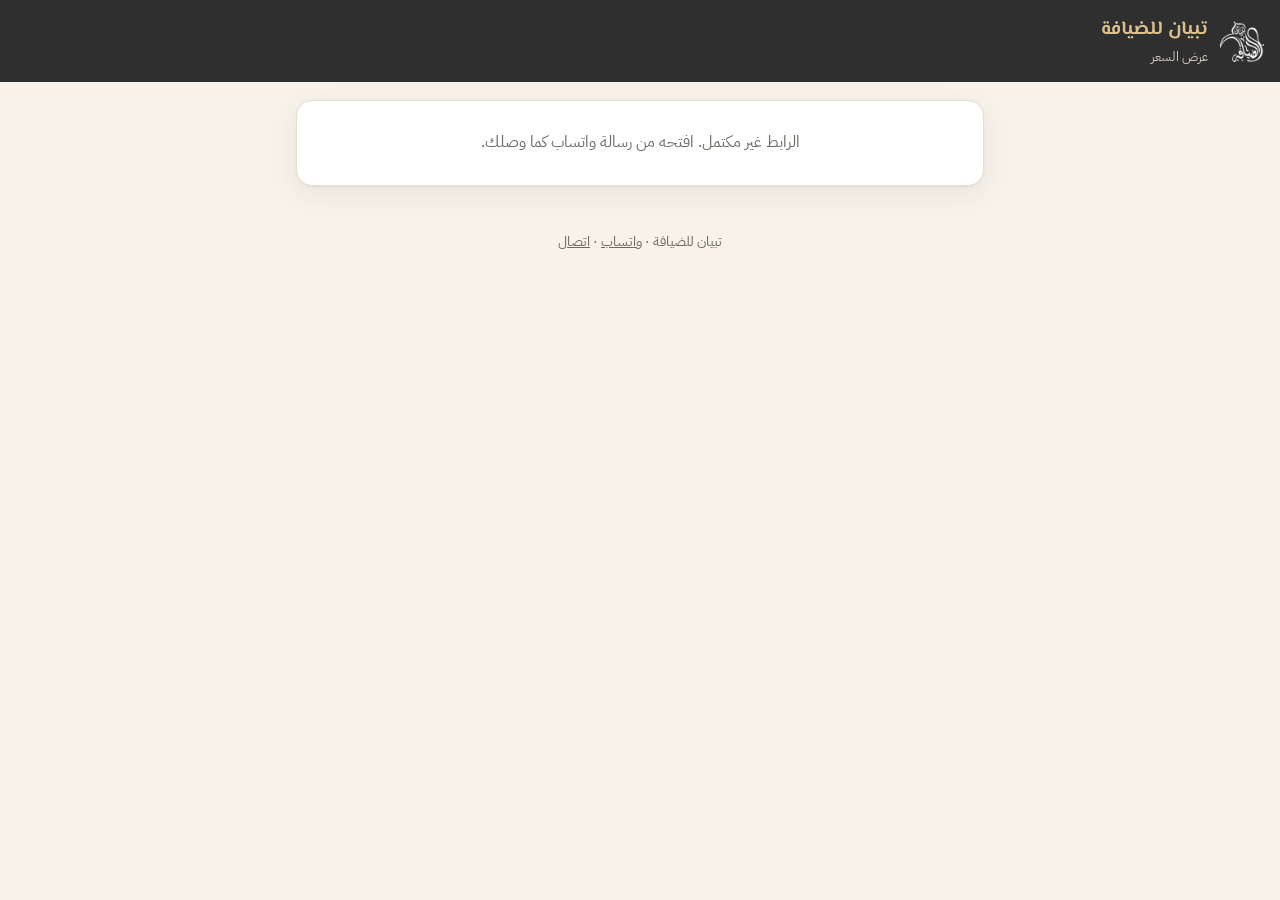
<file: quote.html>
<!doctype html>
<html lang="ar" dir="rtl">
<head>
<meta charset="utf-8">
<meta name="viewport" content="width=device-width, initial-scale=1, viewport-fit=cover">
<meta name="robots" content="noindex, nofollow">
<meta name="referrer" content="no-referrer">
<meta name="theme-color" content="#2F2F2F">
<title>عرض السعر | تبيان للضيافة</title>
<link rel="icon" type="image/png" href="assets/img/favicon.png">
<link rel="preconnect" href="https://fonts.googleapis.com">
<link rel="preconnect" href="https://fonts.gstatic.com" crossorigin>
<link rel="stylesheet" href="https://fonts.googleapis.com/css2?family=El+Messiri:wght@600;700&family=IBM+Plex+Sans+Arabic:wght@400;500;600;700&display=swap" media="print" onload="this.media='all'">
<link rel="stylesheet" href="assets/site.css?v=202611261301">
<link rel="stylesheet" href="assets/quote.css?v=202611261301">
</head>
<body class="q-body">
<header class="q-head">
  <img src="assets/img/logo-white.png" width="64" height="60" alt="تبيان للضيافة">
  <div><p class="q-head__brand">تبيان للضيافة</p><p class="q-head__sub">عرض السعر</p></div>
</header>

<main class="wrap q-main" id="app" aria-live="polite">
  <div class="card q-loading">جارٍ تحميل العرض…</div>
</main>

<footer class="q-foot">
  <p>تبيان للضيافة · <a id="qWa" href="https://api.whatsapp.com/send?phone=96874190947" target="_blank" rel="noopener">واتساب</a> · <a id="qTel" href="tel:+96874190947">اتصال</a></p>
</footer>

<script src="assets/config.js?v=202611261301"></script>
<script src="assets/logic.js?v=202611261301"></script>
<script src="assets/api.js?v=202611261301"></script>
<script src="assets/quote.js?v=202611261301"></script>
</body>
</html>
</file>
<file: assets/site.css>
/* تبيان للضيافة — صفحة العميل (الجوال أولًا) */
:root {
  --charcoal: #2F2F2F;
  --grey: #4A4A4A;
  --grey-2: #6E6A63;
  --gold: #D9C08C;
  --gold-2: #C9AB6C;
  --gold-ink: #7D6230;      /* ذهبي داكن للنصوص على الخلفيات الفاتحة */
  --sand: #F7F3EA;
  --paper: #FFFFFF;
  --line: #E6DECD;
  --ok: #1F7A45;
  --warn-bg: #FFF5E6;
  --warn: #8A5300;
  --danger: #B3261E;
  --wa: #25D366;
  --wa-ink: #0E7A43;
  --radius: 16px;
  --shadow: 0 1px 2px rgba(47, 47, 47, .05), 0 8px 28px rgba(47, 47, 47, .07);
  --f-display: 'El Messiri', 'IBM Plex Sans Arabic', serif;
  --f-body: 'IBM Plex Sans Arabic', system-ui, -apple-system, 'Segoe UI', Tahoma, sans-serif;
}

*, *::before, *::after { box-sizing: border-box; }
html { scroll-behavior: smooth; -webkit-text-size-adjust: 100%; }
body {
  margin: 0; font-family: var(--f-body); font-size: 16px; line-height: 1.7;
  color: var(--charcoal); background: var(--sand);
  padding-bottom: env(safe-area-inset-bottom); overflow-x: hidden;
}
img { max-width: 100%; height: auto; }
a { color: inherit; }
.hidden { display: none !important; }
.center { text-align: center; }
.skip, .hp { position: absolute; width: 1px; height: 1px; overflow: hidden; clip: rect(0 0 0 0); clip-path: inset(50%); white-space: nowrap; border: 0; padding: 0; margin: -1px; }
.skip:focus { width: auto; height: auto; clip: auto; clip-path: none; margin: 0; inset-inline-start: 12px; top: 12px; z-index: 50; background: #fff; padding: 8px 12px; border-radius: 8px; }
:focus-visible { outline: 3px solid var(--gold-2); outline-offset: 2px; }

.wrap { max-width: 1040px; margin: 0 auto; padding: 0 16px; }
.wrap--narrow { max-width: 640px; }

/* ---------- الأزرار ---------- */
.btn {
  display: inline-flex; align-items: center; justify-content: center; gap: 8px;
  min-height: 48px; padding: 12px 22px; border-radius: 12px; border: 0;
  font: 600 16px/1.2 var(--f-body); text-decoration: none; cursor: pointer;
  transition: transform .12s ease, box-shadow .2s ease, background-color .2s ease;
  -webkit-tap-highlight-color: transparent;
}
.btn:active { transform: scale(.98); }
.btn--block { display: flex; width: 100%; }
.btn--gold { background: linear-gradient(180deg, #E4CFA2, var(--gold)); color: var(--charcoal); box-shadow: 0 6px 20px rgba(217, 192, 140, .35); }
.btn--ghost { background: transparent; color: var(--charcoal); border: 1.5px solid var(--line); }
.btn--ghost:hover { border-color: var(--gold-2); }
.btn--wa { background: var(--wa); color: #fff; font-size: 17px; font-weight: 700; box-shadow: 0 8px 22px rgba(37, 211, 102, .32); }
.btn--wa:disabled { opacity: .6; cursor: wait; }
.btn--line { background: #fff; color: var(--grey); border: 1.5px solid var(--line); font-size: 15px; min-height: 44px; padding: 10px 14px; }
.btn--line-light { background: transparent; color: var(--gold); border: 1.5px solid rgba(217, 192, 140, .5); }
.ico { width: 22px; height: 22px; fill: currentColor; flex: none; }
.link { background: none; border: 0; color: var(--grey-2); text-decoration: underline; font: inherit; cursor: pointer; padding: 8px; }

/* ---------- الواجهة العلوية ---------- */
.hero {
  position: relative; overflow: hidden; color: #fff; text-align: center;
  background: radial-gradient(120% 90% at 50% 0%, #4A4A4A 0%, #2F2F2F 62%, #262626 100%);
  padding: 12px 0 56px;
}
.hero__pattern {
  position: absolute; inset: 0; opacity: .09; pointer-events: none;
  background-image: url("data:image/svg+xml,%3Csvg xmlns='http://www.w3.org/2000/svg' width='72' height='72' viewBox='0 0 72 72'%3E%3Cg fill='none' stroke='%23D9C08C' stroke-width='1.2'%3E%3Cpath d='M36 8l8.5 19.5L64 36l-19.5 8.5L36 64l-8.5-19.5L8 36l19.5-8.5z'/%3E%3Crect x='22' y='22' width='28' height='28' transform='rotate(45 36 36)'/%3E%3Ccircle cx='36' cy='36' r='5'/%3E%3C/g%3E%3C/svg%3E");
  background-size: 72px 72px;
  mask-image: linear-gradient(180deg, #000 0%, rgba(0,0,0,.6) 60%, transparent 100%);
  -webkit-mask-image: linear-gradient(180deg, #000 0%, rgba(0,0,0,.6) 60%, transparent 100%);
}
.topbar { position: relative; display: flex; justify-content: space-between; align-items: center; max-width: 1040px; margin: 0 auto; padding: 4px 16px; }
.topbar__ig { display: inline-flex; width: 40px; height: 40px; align-items: center; justify-content: center; border-radius: 50%; color: var(--gold); }
.topbar__ig svg { width: 22px; height: 22px; fill: none; stroke: currentColor; stroke-width: 1.8; }
.topbar__ig svg .fill { fill: currentColor; stroke: none; }
.lang { background: transparent; border: 1px solid rgba(217, 192, 140, .6); color: var(--gold); border-radius: 999px; padding: 6px 16px; font: 500 14px var(--f-body); cursor: pointer; min-height: 36px; }
.hero__inner { position: relative; max-width: 620px; margin: 0 auto; padding: 8px 20px 0; }
.hero__logo { width: 112px; height: auto; filter: drop-shadow(0 6px 18px rgba(0,0,0,.35)); }
.hero__title { font-family: var(--f-display); font-weight: 700; font-size: clamp(30px, 8vw, 46px); line-height: 1.25; margin: 6px 0 0; letter-spacing: 0; }
.hero__tag { color: var(--gold); font-family: var(--f-display); font-size: 19px; margin: 2px 0 14px; }
.hero__lead { color: #E9E5DD; font-size: 16.5px; margin: 0 auto 18px; max-width: 30em; }
.hero__cta { min-width: 230px; font-size: 17px; }
.hero__note { font-size: 13.5px; color: #BDB7AB; margin: 10px 0 0; }
.offer {
  display: flex; width: fit-content; max-width: 100%; align-items: center; gap: 8px; margin: 0 auto 18px; text-align: start;
  background: rgba(217, 192, 140, .14); border: 1px solid rgba(217, 192, 140, .45); color: #F1E3C2;
  padding: 8px 16px; border-radius: 999px; font-weight: 600; font-size: 14.5px;
}
.pkg__offer { margin: 0 0 10px; padding: 8px 12px; border-radius: 10px; background: #FBF5E8; border: 1px dashed var(--gold-2); color: var(--gold-ink); font-weight: 600; font-size: 14.5px; }
.offer::before { flex: none; content: ""; width: 8px; height: 8px; border-radius: 50%; background: var(--gold); box-shadow: 0 0 0 4px rgba(217,192,140,.25); }
html[dir="ltr"] .hero__title, html[dir="ltr"] .hero__tag { font-family: var(--f-body); }

/* ---------- الأقسام ---------- */
.section { padding: 48px 0; }
.section__title { font-family: var(--f-display); font-weight: 700; font-size: clamp(24px, 6vw, 32px); text-align: center; margin: 0 0 6px; color: var(--charcoal); }
.section__title::after { content: ""; display: block; width: 44px; height: 3px; border-radius: 3px; background: var(--gold); margin: 10px auto 0; }
.section__title--sm { font-size: 22px; margin-top: 40px; }
.section__sub { text-align: center; color: var(--grey-2); margin: 8px 0 24px; }
.section--dark { background: var(--charcoal); color: #fff; }
.section--dark .section__title { color: #fff; }
.section--dark .section__sub { color: #BDB7AB; }
.section--calc { padding-top: 40px; background: linear-gradient(180deg, var(--sand), #F2ECDF); }
html[dir="ltr"] .section__title { font-family: var(--f-body); }

/* ---------- بطاقات الباقات ---------- */
.pkgs { display: grid; gap: 16px; margin-top: 24px; }
.pkg { position: relative; background: var(--paper); border: 1px solid var(--line); border-radius: var(--radius); padding: 24px 20px 20px; box-shadow: var(--shadow); display: flex; flex-direction: column; }
.pkg h3 { font-family: var(--f-display); font-size: 23px; margin: 0; }
html[dir="ltr"] .pkg h3 { font-family: var(--f-body); }
.pkg__sub { color: var(--grey-2); margin: 4px 0 12px; }
.pkg--featured { border: 1.5px solid var(--gold-2); background: linear-gradient(180deg, #FFFDF8, #fff); }
.pkg__badge { position: absolute; top: -12px; inset-inline-start: 18px; background: var(--charcoal); color: var(--gold); font-size: 12.5px; font-weight: 600; padding: 4px 12px; border-radius: 999px; }
.pkg__from { margin: auto 0 14px; padding-top: 12px; color: var(--grey-2); }
.pkg__from b { font-size: 26px; color: var(--charcoal); font-weight: 700; }
.ticks { list-style: none; padding: 0; margin: 0 0 6px; }
.ticks li { position: relative; padding-inline-start: 26px; margin: 7px 0; }
.ticks li::before { content: ""; position: absolute; inset-inline-start: 2px; top: .55em; width: 13px; height: 7px; border-inline-start: 2px solid var(--gold-2); border-bottom: 2px solid var(--gold-2); transform: rotate(-45deg); }
html[dir="rtl"] .ticks li::before { transform: rotate(-45deg) scaleX(-1); }

/* ---------- النموذج ---------- */
.form { display: grid; gap: 14px; }
.card { background: var(--paper); border: 1px solid var(--line); border-radius: var(--radius); padding: 18px 16px; box-shadow: var(--shadow); margin: 0; min-width: 0; }
fieldset.card { padding-top: 6px; }
.card__h { display: flex; align-items: center; gap: 10px; font-weight: 700; font-size: 17px; color: var(--grey); padding: 0; margin-bottom: 4px; float: right; width: 100%; padding-top: 12px; }
html[dir="ltr"] .card__h { float: left; }
.card__h + * { clear: both; }
.num { display: inline-flex; width: 28px; height: 28px; border-radius: 50%; background: var(--charcoal); color: var(--gold); align-items: center; justify-content: center; font-size: 14px; flex: none; }
.field { margin-top: 14px; }
.field__label { display: block; font-weight: 600; font-size: 14.5px; color: var(--grey); margin-bottom: 6px; }
.field__hint { font-size: 13px; color: var(--grey-2); margin: 6px 0 0; }
.field__msg { font-size: 14px; margin: 6px 0 0; min-height: 0; }
.field__msg.ok { color: var(--ok); }
.field__msg.bad { color: var(--warn); background: var(--warn-bg); border: 1px solid #F1D09C; border-radius: 10px; padding: 8px 10px; }
.field.invalid .input, .field.invalid .chips { border-color: var(--danger); box-shadow: 0 0 0 3px rgba(179, 38, 30, .12); border-radius: 12px; }
.input {
  width: 100%; min-height: 48px; padding: 11px 14px; border: 1.5px solid #DCD4C3; border-radius: 12px;
  font: 400 16px var(--f-body); color: var(--charcoal); background: #fff; appearance: none; -webkit-appearance: none;
}
select.input { background-image: url("data:image/svg+xml,%3Csvg xmlns='http://www.w3.org/2000/svg' width='12' height='8'%3E%3Cpath d='M1 1l5 5 5-5' fill='none' stroke='%234A4A4A' stroke-width='1.6'/%3E%3C/svg%3E"); background-repeat: no-repeat; background-position: left 14px center; padding-left: 36px; }
html[dir="ltr"] select.input { background-position: right 14px center; padding-left: 14px; padding-right: 36px; }
textarea.input { resize: vertical; min-height: 70px; }
.input:focus { outline: none; border-color: var(--gold-2); box-shadow: 0 0 0 4px rgba(217, 192, 140, .28); }
.input--big { font-size: 22px; font-weight: 600; text-align: center; letter-spacing: .5px; }
input[type="date"].input { text-align: start; }
.grid2 { display: grid; gap: 0 12px; }
.phone { display: flex; direction: ltr; }
.phone__cc { display: inline-flex; align-items: center; padding: 0 12px; border: 1.5px solid #DCD4C3; border-inline-end: 0; border-radius: 12px 0 0 12px; background: var(--sand); color: var(--grey); font-weight: 600; }
.phone .input { border-radius: 0 12px 12px 0; }

/* اختيارات على شكل أزرار */
.seg { display: grid; grid-template-columns: 1fr 1fr; gap: 8px; background: var(--sand); padding: 5px; border-radius: 14px; margin-top: 10px; }
.seg__opt { position: relative; }
.seg__opt input, .chips input { position: absolute; opacity: 0; pointer-events: none; }
.seg__opt span { display: flex; align-items: center; justify-content: center; text-align: center; min-height: 48px; border-radius: 10px; font-weight: 600; cursor: pointer; color: var(--grey); padding: 6px; line-height: 1.3; }
.seg__opt input:checked + span { background: var(--charcoal); color: var(--gold); box-shadow: 0 4px 12px rgba(47,47,47,.18); }
.seg__opt input:focus-visible + span, .chips input:focus-visible + span { outline: 3px solid var(--gold-2); outline-offset: 2px; }
.chips { display: flex; flex-wrap: wrap; gap: 8px; }
.chips--grid { display: grid; grid-template-columns: 1fr 1fr; }
.chips--stack { display: grid; grid-template-columns: 1fr; }
.chips label { position: relative; display: block; }
.chips span { display: flex; align-items: center; justify-content: center; text-align: center; min-height: 44px; padding: 8px 14px; border: 1.5px solid #DCD4C3; border-radius: 12px; cursor: pointer; font-size: 15px; line-height: 1.35; background: #fff; transition: border-color .15s, background-color .15s; }
.chips input:checked + span { border-color: var(--charcoal); background: var(--charcoal); color: #fff; }

/* بطاقة السعر */
.price { text-align: center; background: var(--charcoal); color: #fff; border: 0; padding: 22px 18px; position: relative; overflow: hidden; }
.price::before { content: ""; position: absolute; inset: 0; background: radial-gradient(80% 120% at 50% -20%, rgba(217,192,140,.22), transparent 60%); pointer-events: none; }
.price > * { position: relative; }
.price__label { color: #CFC9BD; font-size: 14px; margin: 0; }
.price__amt { font-size: 46px; font-weight: 700; color: var(--gold); line-height: 1.15; margin: 4px 0 2px; font-variant-numeric: tabular-nums; }
.price__amt small { font-size: 18px; font-weight: 600; margin-inline-start: 6px; }
.price__pkg { color: #fff; font-weight: 600; margin: 0 0 12px; font-size: 15px; }
.price__rows { display: grid; gap: 6px; text-align: start; border-top: 1px solid rgba(255,255,255,.12); padding-top: 12px; margin-top: 4px; font-size: 14.5px; color: #E6E1D7; }
.price__rows div { display: flex; justify-content: space-between; gap: 12px; }
.price__rows b { color: #fff; font-weight: 600; white-space: nowrap; }
.price__note { margin: 10px 0 0; font-size: 13.5px; color: var(--gold); }
.price__empty { color: #CFC9BD; margin: 6px 0; }
.price__special { font-size: 28px; color: var(--gold); font-weight: 700; margin: 4px 0; font-family: var(--f-display); }
.pulse { animation: pulse .45s ease; }
@keyframes pulse { 0% { transform: scale(.96); opacity: .5; } 100% { transform: scale(1); opacity: 1; } }

.err { color: var(--danger); background: #FDECEA; border: 1px solid #F3C2BE; border-radius: 12px; padding: 10px 12px; margin: 0; font-size: 14.5px; }
.form__note { text-align: center; font-size: 13.5px; color: var(--grey-2); margin: 0; }

/* بعد الإرسال */
.done { text-align: center; padding: 28px 18px; }
.done:focus { outline: none; }
.done__check { width: 64px; height: 64px; border-radius: 50%; background: #E7F6EC; display: inline-flex; align-items: center; justify-content: center; margin-bottom: 6px; }
.done__check svg { width: 34px; height: 34px; fill: none; stroke: var(--ok); stroke-width: 2.6; stroke-linecap: round; stroke-linejoin: round; }
.done__title { font-family: var(--f-display); font-size: 25px; margin: 4px 0; }
html[dir="ltr"] .done__title { font-family: var(--f-body); }
.done__ref { font-weight: 700; color: var(--gold-ink); margin: 0 0 6px; font-size: 17px; }
.done__p { color: var(--grey); margin: 0 0 16px; }
.done__alt-h { margin: 18px 0 8px; color: var(--grey-2); font-size: 14px; }
.done__alts { display: grid; grid-template-columns: 1fr 1fr; gap: 8px; }
.done__alts .btn:last-child:nth-child(odd) { grid-column: 1 / -1; }
.done__manual { font-size: 14px; color: var(--grey-2); margin: 14px 0 6px; }
.done__manual a { color: var(--charcoal); font-weight: 600; }
.done__preview { text-align: start; margin: 10px 0; background: var(--sand); border-radius: 12px; padding: 4px 12px; }
.done__preview summary { cursor: pointer; padding: 8px 0; color: var(--grey); font-weight: 600; }
.done__preview pre { white-space: pre-wrap; font: 14px/1.7 var(--f-body); margin: 0 0 10px; }
.done__warn { background: var(--warn-bg); color: var(--warn); border-radius: 12px; padding: 10px 12px; font-size: 14px; }

/* المعرض */
.gallery { display: grid; grid-template-columns: 1fr 1fr; gap: 10px; margin: 8px 0 22px; }
.gallery figure { margin: 0; position: relative; border-radius: 14px; overflow: hidden; aspect-ratio: 4 / 5; background: #3A3A3A; }
.gallery figure.wide { grid-column: span 2; aspect-ratio: 16 / 9; }
.gallery img { width: 100%; height: 100%; object-fit: cover; display: block; }
.gallery .ph { position: absolute; inset: 0; display: flex; flex-direction: column; align-items: center; justify-content: center; gap: 8px; color: rgba(217,192,140,.75); font-size: 13.5px;
  background-image: url("data:image/svg+xml,%3Csvg xmlns='http://www.w3.org/2000/svg' width='48' height='48' viewBox='0 0 72 72'%3E%3Cpath d='M36 8l8.5 19.5L64 36l-19.5 8.5L36 64l-8.5-19.5L8 36l19.5-8.5z' fill='none' stroke='%23D9C08C' stroke-opacity='.18' stroke-width='1.4'/%3E%3C/svg%3E"); }
.gallery .ph svg { width: 30px; height: 30px; fill: none; stroke: currentColor; stroke-width: 1.5; }
.gallery figcaption { position: absolute; inset-inline: 0; bottom: 0; padding: 18px 10px 8px; font-size: 13px; background: linear-gradient(transparent, rgba(0,0,0,.65)); color: #fff; }

/* الأسئلة */
.faq { display: grid; gap: 10px; margin-top: 24px; }
.faq details { background: var(--paper); border: 1px solid var(--line); border-radius: 14px; padding: 0 16px; }
.faq summary { cursor: pointer; list-style: none; padding: 15px 0; font-weight: 600; display: flex; justify-content: space-between; gap: 12px; align-items: center; }
.faq summary::-webkit-details-marker { display: none; }
.faq summary::after { content: "+"; font-size: 22px; color: var(--gold-2); line-height: 1; transition: transform .2s; flex: none; }
.faq details[open] summary::after { transform: rotate(45deg); }
.faq p { margin: 0 0 15px; color: var(--grey); }
.terms { padding-inline-start: 20px; color: var(--grey); margin: 18px 0 0; }
.terms li { margin: 6px 0; }
.terms li::marker { color: var(--gold-2); }

/* التذييل */
.footer { background: #262626; color: #BDB7AB; padding: 36px 0 110px; text-align: center; font-size: 14.5px; }
.footer__logo { opacity: .9; }
.footer__name { color: #fff; font-weight: 600; margin: 8px 0 2px; }
.footer p { margin: 4px 0; }
.footer__links { display: flex; flex-direction: column; gap: 6px; margin: 14px 0 !important; }
.footer__links a { color: var(--gold); text-decoration: none; }
.footer__cr { font-size: 13px; opacity: .8; }

/* شريط السعر الثابت على الجوال */
.sticky {
  position: fixed; inset-inline: 0; bottom: 0; z-index: 30; display: flex; align-items: center; gap: 12px;
  padding: 10px 16px calc(10px + env(safe-area-inset-bottom)); background: rgba(47,47,47,.97); color: #fff;
  box-shadow: 0 -6px 24px rgba(0,0,0,.18); transform: translateY(110%); transition: transform .25s ease;
}
.sticky.show { transform: none; }
.sticky__price { flex: 1; display: flex; flex-direction: column; line-height: 1.25; }
.sticky__price small { color: #BDB7AB; font-size: 12px; }
.sticky__price b { color: var(--gold); font-size: 21px; }
.sticky .btn { min-height: 46px; padding: 10px 18px; font-size: 16px; }

.toast { position: fixed; left: 50%; bottom: 90px; transform: translate(-50%, 20px); background: var(--charcoal); color: #fff; padding: 12px 18px; border-radius: 12px; font-size: 14.5px; opacity: 0; pointer-events: none; transition: .25s; z-index: 60; max-width: calc(100% - 32px); text-align: center; box-shadow: 0 10px 30px rgba(0,0,0,.25); }
.toast.show { opacity: 1; transform: translate(-50%, 0); }

/* ---------- الشاشات الأكبر ---------- */
@media (min-width: 640px) {
  .grid2 { grid-template-columns: 1fr 1fr; }
  .chips--grid { grid-template-columns: 1fr 1fr 1fr; }
  .chips--stack { grid-template-columns: 1fr 1fr; }
  .gallery { grid-template-columns: repeat(3, 1fr); }
  .gallery figure.wide { grid-column: span 2; aspect-ratio: auto; }
  .gallery figure.wide:last-child { grid-column: 1 / -1; aspect-ratio: 21 / 8; }
  .footer__links { flex-direction: row; justify-content: center; gap: 22px; }
}
@media (min-width: 860px) {
  .hero { padding: 16px 0 80px; }
  .hero__logo { width: 136px; }
  .pkgs { grid-template-columns: 1fr 1fr; }
  .section { padding: 72px 0; }
  .card { padding: 22px 24px; }
  .footer { padding-bottom: 40px; }
  .sticky { display: none !important; }
}
@media (prefers-reduced-motion: reduce) {
  html { scroll-behavior: auto; }
  *, *::before, *::after { transition: none !important; animation: none !important; }
}

/* ---------- العروض المتعددة ---------- */
.offers { display: flex; flex-direction: column; align-items: center; gap: 8px; margin: 0 auto 18px; }
.offers .offer { margin: 0; }
.pkg__offers { display: grid; gap: 6px; margin: 0 0 10px; }
.pkg__scope { margin: -6px 0 10px; font-size: 13.5px; font-weight: 600; color: var(--gold-ink); }

/* ---------- الموافقة قبل البدء ---------- */
.consent { display: grid; gap: 12px; border: 1.5px solid var(--gold-2); background: linear-gradient(180deg, #FFFDF8, #fff); margin-bottom: 14px; }
.consent__h { margin: 0; font-size: 17px; font-family: var(--f-display); }
html[dir="ltr"] .consent__h { font-family: var(--f-body); }
.consent__row { display: grid; grid-template-columns: auto 1fr; gap: 10px; align-items: start; cursor: pointer; font-size: 14.5px; line-height: 1.75; color: var(--grey); }
.consent__row input { width: 22px; height: 22px; margin-top: 3px; accent-color: var(--ok); }
.consent__row--opt { font-size: 13.5px; color: var(--grey-2, #6b6b6b); padding-top: 10px; border-top: 1px dashed var(--line, #e6dfd2); }
.consent__row--opt input { accent-color: var(--gold-2, #b08d57); }
.consent__err { margin: 0; color: var(--danger); font-size: 14px; }
.consent__done { text-align: center; font-size: 13.5px; color: var(--ok); margin: 0 0 12px; }
.consent__done .link { font-size: 13.5px; padding: 0 4px; }
.form.locked { opacity: .45; pointer-events: none; filter: grayscale(.4); user-select: none; }

/* كود الخصم */
.code { margin-top: 10px; text-align: center; }
.code__row { display: grid; grid-template-columns: minmax(0, 1fr) auto; gap: 8px; margin-top: 6px; }
.code__row .input { text-transform: uppercase; letter-spacing: .5px; }
.code__msg { margin: 6px 0 0; font-size: 14px; min-height: 0; }
.code__msg.ok { color: var(--ok); font-weight: 600; }
.code__msg.bad { color: var(--danger); }
.price__disc { color: var(--ok); }
.price__disc b { color: var(--ok); }

/* اتصلوا بي */
.callback { margin-top: 18px; text-align: center; border-style: dashed; }
.callback__h { margin: 0; font-size: 17px; font-family: var(--f-display); }
html[dir="ltr"] .callback__h { font-family: var(--f-body); }
.callback__p { margin: 6px 0 12px; color: var(--grey-2); font-size: 14.5px; }
.callback .field { text-align: start; }
.callback .err { text-align: start; }
.cb__consent { text-align: start; margin-top: 12px; font-size: 13.5px; }
.callback #cbSend { margin-top: 14px; }
.callback__done { margin: 4px 0 0; color: var(--ok); font-weight: 600; }

/* آراء العملاء */
.reviews { display: grid; gap: 12px; }
@media (min-width: 720px) { .reviews { grid-template-columns: repeat(2, minmax(0, 1fr)); } }
@media (min-width: 1040px) { .reviews { grid-template-columns: repeat(3, minmax(0, 1fr)); } }
.review { margin: 0; background: var(--paper); border: 1px solid var(--line); border-radius: var(--radius); padding: 16px; box-shadow: var(--shadow); display: grid; gap: 8px; align-content: start; }
.review__stars { display: flex; gap: 2px; }
.review__stars svg { width: 16px; height: 16px; fill: var(--gold-2); }
.review__stars svg.off { fill: var(--line); }
.review__text { margin: 0; line-height: 1.85; color: var(--charcoal); }
.review__who { margin: 0; font-size: 13.5px; color: var(--grey-2); }
.review__who b { color: var(--grey); }

/* آراء: Google + كتابة رأي */
.gsum { display: flex; align-items: center; justify-content: center; gap: 10px; margin: 0 auto 18px; padding: 10px 16px; width: fit-content; max-width: 100%; border: 1px solid var(--line); border-radius: 999px; background: var(--paper); color: var(--charcoal); text-decoration: none; box-shadow: var(--shadow); font-size: 14.5px; flex-wrap: wrap; }
.gsum b { font-size: 20px; font-variant-numeric: tabular-nums; }
.gsum .review__stars svg { width: 15px; height: 15px; }
.gsum .g { font-weight: 700; letter-spacing: .2px; }
.gsum .g i { font-style: normal; } .gsum .g i:nth-child(1){color:#4285F4} .gsum .g i:nth-child(2){color:#EA4335} .gsum .g i:nth-child(3){color:#FBBC05} .gsum .g i:nth-child(4){color:#4285F4} .gsum .g i:nth-child(5){color:#34A853} .gsum .g i:nth-child(6){color:#EA4335}
.review__src { display: inline-flex; align-items: center; gap: 4px; font-size: 12px; color: var(--grey-2); }
.review__who a { color: inherit; }
.rv-empty { text-align: center; color: var(--grey-2); margin: 0 0 12px; }
.rv-write { margin-top: 18px; text-align: center; }
.rv-form { text-align: start; margin-top: 12px; }
.rv-form__h { margin: 0; font-size: 17px; font-family: var(--f-display); }
html[dir="ltr"] .rv-form__h { font-family: var(--f-body); }
.rv-stars { display: flex; gap: 4px; direction: ltr; justify-content: flex-start; }
html[dir="rtl"] .rv-stars { justify-content: flex-end; }
.rv-stars button { background: none; border: 0; padding: 4px; cursor: pointer; border-radius: 8px; line-height: 0; }
.rv-stars button svg { width: 32px; height: 32px; fill: var(--line); transition: fill .15s; }
.rv-stars button.on svg { fill: var(--gold-2); }
.rv-stars button:focus-visible { outline: 3px solid var(--gold-2); }
.rv-form #rvSend { margin-top: 14px; }
.rv-done { color: var(--ok); font-weight: 600; margin: 10px 0 0; }

/* تواصل مباشر أعلى الصفحة */
.hero__contact { margin-top: 18px; display: grid; gap: 8px; justify-items: center; }
.hero__contact-t { margin: 0; color: #CFC8BA; font-size: 14px; }
.hero__contact-b { display: flex; gap: 10px; flex-wrap: wrap; justify-content: center; }
.hero__contact-b .btn { min-height: 44px; padding: 10px 18px; font-size: 15px; }
.hero__contact-b .ico { width: 18px; height: 18px; }
.hero__phone { margin: 0; color: var(--gold); font-weight: 600; letter-spacing: .5px; font-variant-numeric: tabular-nums; }
/* الخرائط */
.map-row { display: grid; grid-template-columns: minmax(0, 1fr) auto; gap: 8px; }
.map-row .btn { min-height: 46px; padding: 8px 12px; white-space: nowrap; font-size: 14px; }
.map-ok { color: var(--ok); font-weight: 600; }
/* الخدمات الإضافية: اختيار متعدد */
#addons label input { position: absolute; opacity: 0; }
.chips input[type="checkbox"]:checked + span::before { content: "✓ "; }
.seg__opt.off { opacity: .45; }
.seg__opt.off span { cursor: not-allowed; }
.occ-note { color: var(--gold-ink, #7D6230); }
.done__track { display: inline-block; margin: 2px 0 10px; color: var(--gold-ink, #7D6230); font-weight: 600; }
</file>
<file: assets/admin.css>
/* تبيان للضيافة — لوحة الإدارة (للجوال أولًا) */
:root {
  --charcoal: #2F2F2F; --grey: #4A4A4A; --grey-2: #6E6A63; --gold: #D9C08C; --gold-2: #C9AB6C; --gold-ink: #7D6230;
  --sand: #F7F3EA; --paper: #fff; --line: #E6DECD; --ok: #1F7A45; --ok-bg: #E7F6EC; --warn: #8A5300; --warn-bg: #FFF5E6;
  --danger: #B3261E; --danger-bg: #FDECEA; --info: #1D5D8C; --info-bg: #E8F1F8; --wa: #25D366;
  --r: 14px; --shadow: 0 1px 2px rgba(47,47,47,.05), 0 6px 20px rgba(47,47,47,.06);
  --f: 'IBM Plex Sans Arabic', system-ui, -apple-system, 'Segoe UI', Tahoma, sans-serif;
  --nav-h: 64px;
}
*, *::before, *::after { box-sizing: border-box; }
html { -webkit-text-size-adjust: 100%; }
body { margin: 0; font: 15px/1.6 var(--f); color: var(--charcoal); background: var(--sand); overflow-x: hidden; }
button, input, select, textarea { font: inherit; color: inherit; }
a { color: inherit; }
.hidden { display: none !important; }
:focus-visible { outline: 3px solid var(--gold-2); outline-offset: 2px; }

/* ---------- الشريط العلوي والتنقل ---------- */
.top { position: sticky; top: 0; z-index: 20; display: flex; align-items: center; gap: 10px; padding: 10px 14px; padding-top: calc(10px + env(safe-area-inset-top));
  background: var(--charcoal); color: #fff; }
.top img { width: 34px; height: auto; }
.top h1 { font-size: 17px; margin: 0; flex: 1; font-weight: 600; white-space: nowrap; overflow: hidden; text-overflow: ellipsis; }
.top .role { font-size: 12px; color: var(--charcoal); background: var(--gold); border-radius: 999px; padding: 2px 10px; font-weight: 600; }
.icon-btn { width: 40px; height: 40px; display: inline-flex; align-items: center; justify-content: center; border: 0; background: transparent; color: inherit; border-radius: 10px; cursor: pointer; }
.icon-btn svg { width: 22px; height: 22px; fill: none; stroke: currentColor; stroke-width: 1.8; stroke-linecap: round; stroke-linejoin: round; }
.icon-btn.spin svg { animation: spin 1s linear infinite; }
@keyframes spin { to { transform: rotate(360deg); } }
.back { color: #fff; }

.nav { position: fixed; inset-inline: 0; bottom: 0; z-index: 20; display: grid; grid-template-columns: repeat(5, 1fr); height: calc(var(--nav-h) + env(safe-area-inset-bottom));
  padding-bottom: env(safe-area-inset-bottom); background: #fff; border-top: 1px solid var(--line); }
.nav a { display: flex; flex-direction: column; align-items: center; justify-content: center; gap: 2px; text-decoration: none; color: var(--grey-2); font-size: 11.5px; font-weight: 500; }
.nav a svg { width: 23px; height: 23px; fill: none; stroke: currentColor; stroke-width: 1.8; stroke-linecap: round; stroke-linejoin: round; }
.nav a.on { color: var(--charcoal); }
.nav a.on svg { stroke: var(--gold-ink); }
.nav a.plus span.p { width: 44px; height: 44px; border-radius: 50%; background: var(--charcoal); color: var(--gold); display: flex; align-items: center; justify-content: center; margin-top: -18px; box-shadow: 0 6px 16px rgba(0,0,0,.2); }
.nav a.plus svg { stroke: var(--gold); }

main { padding: 14px 14px calc(var(--nav-h) + 24px + env(safe-area-inset-bottom)); max-width: 760px; margin: 0 auto; }

/* ---------- البطاقات والعناوين ---------- */
.h2 { font-size: 16px; font-weight: 700; margin: 22px 0 10px; display: flex; align-items: center; gap: 8px; }
.h2 .count { background: var(--charcoal); color: var(--gold); border-radius: 999px; font-size: 12px; padding: 1px 9px; }
.h2 .sub { color: var(--grey-2); font-weight: 400; font-size: 13px; }
.card { background: var(--paper); border: 1px solid var(--line); border-radius: var(--r); box-shadow: var(--shadow); }
.pad { padding: 14px; }
.muted { color: var(--grey-2); }
.small { font-size: 13px; }
.empty { text-align: center; color: var(--grey-2); padding: 18px; font-size: 14px; }
.hello { margin: 4px 0 2px; font-size: 20px; font-weight: 700; }

/* الإحصائيات */
.stats { display: grid; grid-template-columns: 1fr 1fr; gap: 10px; }
.stat { padding: 12px 14px; }
.stat b { display: block; font-size: 24px; line-height: 1.2; font-variant-numeric: tabular-nums; }
.stat span { font-size: 12.5px; color: var(--grey-2); }
.stat.dark { background: var(--charcoal); color: #fff; border-color: var(--charcoal); }
.stat.dark b { color: var(--gold); }
.stat.dark span { color: #CFC9BD; }

/* صفوف الحجوزات */
.list { display: grid; grid-template-columns: minmax(0, 1fr); gap: 8px; }
.row > * { min-width: 0; }
.row > .btn, .row > .amt, .row > .chip, .row > .done-mark { flex: none; }
.row { display: flex; align-items: center; gap: 10px; padding: 11px 12px; text-decoration: none; }
.row .main { flex: 1; min-width: 0; }
.row .name { font-weight: 600; white-space: nowrap; overflow: hidden; text-overflow: ellipsis; }
.row .meta { font-size: 12.5px; color: var(--grey-2); white-space: nowrap; overflow: hidden; text-overflow: ellipsis; }
.row .amt { font-weight: 600; font-size: 13.5px; white-space: nowrap; }
.row .done-mark { color: var(--ok); font-size: 13px; font-weight: 600; white-space: nowrap; }
.chip { display: inline-block; font-size: 11.5px; font-weight: 600; border-radius: 999px; padding: 1px 8px; white-space: nowrap; }
.s-new { background: var(--info-bg); color: var(--info); }
.s-quoted { background: var(--warn-bg); color: var(--warn); }
.s-confirmed { background: var(--ok-bg); color: var(--ok); }
.s-paid { background: var(--charcoal); color: var(--gold); }
.s-done { background: #EEE; color: #555; }
.s-cancelled { background: var(--danger-bg); color: var(--danger); }
.s-special { background: #F3E8FF; color: #6B2FA0; }

/* الأزرار */
.btn { display: inline-flex; align-items: center; justify-content: center; gap: 6px; min-height: 44px; padding: 9px 14px; border-radius: 11px; border: 1.5px solid var(--line);
  background: #fff; font-weight: 600; font-size: 14.5px; cursor: pointer; text-decoration: none; -webkit-tap-highlight-color: transparent; line-height: 1.25; text-align: center; }
.btn:active { transform: scale(.98); }
.btn:disabled { opacity: .55; cursor: wait; }
.btn-dark { background: var(--charcoal); color: var(--gold); border-color: var(--charcoal); }
.btn-gold { background: linear-gradient(180deg, #E4CFA2, var(--gold)); border-color: var(--gold-2); color: var(--charcoal); }
.btn-wa { background: var(--wa); color: #fff; border-color: var(--wa); }
.btn-danger { color: var(--danger); border-color: #F0C5C1; }
.btn-sm { min-height: 36px; padding: 6px 11px; font-size: 13px; border-radius: 9px; }
.btn-block { display: flex; width: 100%; }
.btn .wa-i { width: 18px; height: 18px; fill: currentColor; }
.actions { display: grid; grid-template-columns: 1fr 1fr; gap: 8px; }
.actions .wide { grid-column: 1 / -1; }

/* التفاصيل */
.detail-head { display: flex; align-items: flex-start; gap: 10px; }
.detail-head h2 { margin: 0; font-size: 20px; flex: 1; }
.kv { display: grid; grid-template-columns: auto 1fr; gap: 6px 14px; font-size: 14.5px; }
.kv dt { color: var(--grey-2); }
.kv dd { margin: 0; font-weight: 500; overflow-wrap: anywhere; }
.money { display: grid; grid-template-columns: repeat(3, 1fr); gap: 8px; text-align: center; }
.money div { background: var(--sand); border-radius: 10px; padding: 8px 4px; }
.money b { display: block; font-size: 17px; font-variant-numeric: tabular-nums; }
.money span { font-size: 12px; color: var(--grey-2); }
.money .due b { color: var(--danger); }
.money .zero b { color: var(--ok); }
.pay-row { display: flex; justify-content: space-between; gap: 8px; padding: 8px 0; border-bottom: 1px dashed var(--line); font-size: 14px; }
.pay-row:last-child { border-bottom: 0; }
.quick { display: flex; gap: 8px; }
.quick .btn { flex: 1; }

/* النماذج */
.field { margin-bottom: 12px; }
.field label, .field .lbl { display: block; font-weight: 600; font-size: 13.5px; color: var(--grey); margin-bottom: 5px; }
.input { width: 100%; min-height: 46px; padding: 10px 12px; border: 1.5px solid #DCD4C3; border-radius: 11px; background: #fff; font-size: 16px; appearance: none; -webkit-appearance: none; }
textarea.input { min-height: 74px; resize: vertical; }
.input:focus { outline: none; border-color: var(--gold-2); box-shadow: 0 0 0 4px rgba(217,192,140,.25); }
select.input { background-image: url("data:image/svg+xml,%3Csvg xmlns='http://www.w3.org/2000/svg' width='12' height='8'%3E%3Cpath d='M1 1l5 5 5-5' fill='none' stroke='%234A4A4A' stroke-width='1.6'/%3E%3C/svg%3E"); background-repeat: no-repeat; background-position: left 12px center; padding-left: 32px; }
.grid2 { display: grid; grid-template-columns: minmax(0, 1fr) minmax(0, 1fr); gap: 0 10px; }
.grid2 > * { min-width: 0; }
.input[type="date"] { min-width: 0; max-width: 100%; }
.seg { display: grid; grid-template-columns: 1fr 1fr; gap: 6px; background: var(--sand); padding: 4px; border-radius: 12px; }
.seg label { position: relative; }
.seg input { position: absolute; opacity: 0; }
.seg span { display: flex; align-items: center; justify-content: center; min-height: 42px; border-radius: 9px; font-weight: 600; cursor: pointer; font-size: 14px; text-align: center; }
.seg input:checked + span { background: var(--charcoal); color: var(--gold); }
.hint { font-size: 12.5px; color: var(--grey-2); margin-top: 4px; }
.price-live { background: #FBF5E8; border: 1.5px dashed var(--gold-2); color: var(--grey); border-radius: 12px; padding: 10px 14px; display: flex; justify-content: space-between; align-items: center; gap: 10px; font-size: 14px; }
.price-live b { color: var(--gold-ink); font-size: 21px; white-space: nowrap; }
.switch { display: flex; align-items: center; justify-content: space-between; gap: 12px; padding: 4px 0; }
.switch input { width: 48px; height: 28px; appearance: none; -webkit-appearance: none; background: #CFC8B8; border-radius: 999px; position: relative; cursor: pointer; transition: .2s; flex: none; }
.switch input::after { content: ""; position: absolute; top: 3px; inset-inline-start: 3px; width: 22px; height: 22px; border-radius: 50%; background: #fff; transition: .2s; }
.switch input:checked { background: var(--ok); }
html[dir="rtl"] .switch input:checked::after { transform: translateX(-20px); }
.msg { border-radius: 11px; padding: 10px 12px; font-size: 14px; margin: 8px 0; }
.msg.err { background: var(--danger-bg); color: var(--danger); }
.msg.ok { background: var(--ok-bg); color: var(--ok); }
.msg.warn { background: var(--warn-bg); color: var(--warn); }

/* البحث والفلاتر */
.search { position: relative; margin-bottom: 10px; }
.search input { padding-inline-start: 38px; }
.search svg { position: absolute; inset-inline-start: 12px; top: 50%; transform: translateY(-50%); width: 18px; height: 18px; stroke: var(--grey-2); fill: none; stroke-width: 2; }
.filters { display: flex; gap: 6px; overflow-x: auto; padding-bottom: 6px; margin-bottom: 8px; scrollbar-width: none; }
.filters::-webkit-scrollbar { display: none; }
.filters button { flex: none; border: 1.5px solid var(--line); background: #fff; border-radius: 999px; padding: 5px 12px; font-size: 13px; font-weight: 600; cursor: pointer; }
.filters button.on { background: var(--charcoal); color: var(--gold); border-color: var(--charcoal); }

/* النافذة السفلية */
.sheet-bg { position: fixed; inset: 0; background: rgba(20,20,20,.45); z-index: 40; opacity: 0; transition: opacity .2s; }
.sheet-bg.show { opacity: 1; }
.sheet { position: fixed; inset-inline: 0; bottom: 0; z-index: 41; background: #fff; border-radius: 18px 18px 0 0; padding: 8px 16px calc(18px + env(safe-area-inset-bottom));
  max-height: 88vh; overflow-y: auto; transform: translateY(100%); transition: transform .25s ease; max-width: 640px; margin: 0 auto; }
.sheet.show { transform: none; }
.sheet .grab { width: 40px; height: 4px; border-radius: 4px; background: #D9D3C6; margin: 4px auto 12px; }
.sheet h3 { margin: 0 0 12px; font-size: 18px; }

/* الدخول */
.login { min-height: 100vh; display: flex; align-items: center; justify-content: center; padding: 24px; background: radial-gradient(120% 90% at 50% 0%, #4A4A4A 0%, #2F2F2F 62%, #262626 100%); }
.login .box { width: 100%; max-width: 360px; text-align: center; color: #fff; }
.login img { width: 96px; margin-bottom: 8px; }
.login h1 { font-size: 22px; margin: 0; }
.login p { color: #CFC9BD; margin: 4px 0 22px; font-size: 14px; }
.login .input { text-align: center; font-size: 26px; letter-spacing: 8px; font-weight: 700; direction: ltr; }
.login .btn { margin-top: 12px; }
.login .msg { text-align: center; }

.toast { position: fixed; left: 50%; bottom: calc(var(--nav-h) + 16px + env(safe-area-inset-bottom)); transform: translate(-50%, 20px); background: var(--charcoal); color: #fff; padding: 10px 14px;
  border-radius: 12px; font-size: 14px; opacity: 0; pointer-events: none; transition: .25s; z-index: 60; width: max-content; max-width: calc(100% - 28px); display: flex; gap: 12px; align-items: center; box-shadow: 0 10px 30px rgba(0,0,0,.25); }
.toast.show { opacity: 1; transform: translate(-50%, 0); pointer-events: auto; }
.toast button { background: var(--gold); color: var(--charcoal); border: 0; border-radius: 8px; padding: 5px 10px; font-weight: 700; cursor: pointer; }
.loading { text-align: center; padding: 50px 0; color: var(--grey-2); }

@media (min-width: 760px) {
  .stats { grid-template-columns: repeat(4, 1fr); }
  .actions { grid-template-columns: repeat(3, 1fr); }
  main { padding-top: 20px; }
}

/* اختصارات الرئيسية */
.shortcuts { display: grid; grid-template-columns: 1fr 1fr; gap: 10px; margin-top: 10px; }
.shortcuts a { display: flex; align-items: center; gap: 8px; padding: 12px 14px; text-decoration: none; color: var(--charcoal); font-weight: 600; font-size: 14.5px; }
.shortcuts svg { width: 22px; height: 22px; fill: none; stroke: var(--gold-ink); stroke-width: 1.8; stroke-linecap: round; stroke-linejoin: round; flex: none; }

/* التقويم */
.cal-nav { display: flex; align-items: center; justify-content: space-between; margin: 4px 0 12px; }
.cal-nav b { font-size: 17px; }
.cal { display: grid; grid-template-columns: repeat(7, minmax(0, 1fr)); gap: 4px; padding: 8px; }
.cal-h { text-align: center; font-size: 12px; color: var(--grey-2); font-weight: 600; padding: 2px 0 4px; }
.cal-d { position: relative; min-height: 52px; border-radius: 10px; border: 1px solid var(--line); background: var(--paper); display: flex; flex-direction: column; align-items: center; justify-content: flex-start; padding: 5px 2px; text-decoration: none; color: var(--charcoal); }
.cal-d.empty { border: 0; background: none; }
.cal-d b { font-size: 14px; font-variant-numeric: tabular-nums; }
.cal-d .n { font-size: 11px; margin-top: 2px; font-weight: 600; font-variant-numeric: tabular-nums; }
.cal-d.some { background: #FBF4E4; border-color: var(--gold); }
.cal-d.some .n { color: var(--gold-ink); }
.cal-d.full { background: var(--danger-bg); border-color: #F1B8B3; }
.cal-d.full .n { color: var(--danger); }
.cal-d.past { opacity: .55; }
.cal-d.today { box-shadow: inset 0 0 0 2px var(--charcoal); }
.cal-d.sel { outline: 3px solid var(--gold-2); outline-offset: 1px; }
.dot { display: inline-block; width: 7px; height: 7px; border-radius: 50%; background: var(--info); }
.cal-d .dot { position: absolute; top: 5px; inset-inline-start: 5px; }
.cal-key { display: flex; flex-wrap: wrap; gap: 14px; font-size: 12.5px; color: var(--grey-2); margin-top: 10px; }
.cal-key span { display: inline-flex; align-items: center; gap: 6px; }
.cal-key .k { display: inline-block; width: 14px; height: 14px; border-radius: 4px; border: 1px solid var(--gold); background: #FBF4E4; }
.cal-key .k.full { background: var(--danger-bg); border-color: #F1B8B3; }

/* التقرير المالي */
.fin-wrap { overflow-x: auto; padding: 4px 0; }
.fin { width: 100%; border-collapse: collapse; font-size: 13.5px; font-variant-numeric: tabular-nums; }
.fin th, .fin td { padding: 8px 10px; text-align: start; white-space: nowrap; border-bottom: 1px solid var(--line); }
.fin thead th { font-size: 12px; color: var(--grey-2); font-weight: 600; }
.fin tbody th { font-weight: 600; }
.fin tr.dim { color: var(--grey-2); }
.fin tr.cur { background: #FBF4E4; }
.fin tfoot th, .fin tfoot td { font-weight: 700; border-bottom: 0; border-top: 2px solid var(--charcoal); }
.fkv { display: grid; gap: 0; }
.fkv > div { display: flex; justify-content: space-between; gap: 10px; padding: 8px 0; border-bottom: 1px solid var(--line); font-size: 14px; }
.fkv > div:last-child { border-bottom: 0; }
.fkv span { color: var(--grey-2); }

/* المصروفات */
.x-btn { border: 0; background: none; color: var(--danger); font-size: 20px; line-height: 1; padding: 2px 6px; cursor: pointer; border-radius: 8px; }
.x-btn:hover { background: var(--danger-bg); }
.pay-row:has(.x-btn) { align-items: center; }
.stat.ok b { color: var(--ok); }
.stat.bad b { color: var(--danger); }
.fin td.neg { color: var(--danger); }

/* زوار الموقع */
.bars { display: grid; gap: 10px; }
.bar-row { display: grid; grid-template-columns: minmax(84px, 34%) 1fr auto; align-items: center; gap: 10px; font-size: 13.5px; }
.bar-row b { font-variant-numeric: tabular-nums; white-space: nowrap; }
.bar-row small { color: var(--grey-2); font-weight: 500; }
.bar { height: 10px; background: var(--sand); border-radius: 999px; overflow: hidden; }
.bar i { display: block; height: 100%; background: var(--charcoal); border-radius: 999px; }
.bar.gold i { background: var(--gold-2); }
.spark { display: grid; grid-template-columns: repeat(var(--n), minmax(0, 1fr)); align-items: end; gap: 2px; height: 90px; }
.spark > div { position: relative; height: 100%; display: flex; align-items: flex-end; }
.spark i { display: block; width: 100%; min-height: 2px; background: var(--gold); border-radius: 3px 3px 0 0; }
.spark em { position: absolute; top: -2px; left: 50%; transform: translateX(-50%); width: 6px; height: 6px; border-radius: 50%; background: var(--ok); }
.spark-axis { display: flex; justify-content: space-between; font-size: 11.5px; color: var(--grey-2); margin-top: 6px; }
.link-row { display: flex; align-items: center; justify-content: space-between; gap: 10px; padding: 8px 0; border-bottom: 1px solid var(--line); font-size: 13.5px; }
.link-row:last-child { border-bottom: 0; }
.link-row code { font-size: 12px; color: var(--grey-2); overflow-wrap: anywhere; }
.seg.seg3 { grid-template-columns: repeat(auto-fit, minmax(96px, 1fr)); }
.seg.seg3 input:focus-visible + span { outline: 3px solid var(--gold-2); }

/* آراء العملاء */
.stars5 { color: var(--gold-2); letter-spacing: 1px; font-size: 14px; margin-inline-start: 4px; }
.stars5 i { font-style: normal; color: var(--line); }
.rv-text { margin: 6px 0 8px; line-height: 1.8; white-space: pre-wrap; }
.alert-row { margin-top: 10px; border-color: var(--gold); background: #FBF4E4; text-decoration: none; color: inherit; }

/* وافق على العرض */
.s-accepted { background: #E7F6EC; color: var(--ok); }
/* تفاصيل الخدمة والبنود */
.svc { margin-top: 12px; border: 1px dashed var(--gold-2); border-radius: 12px; padding: 10px 12px; background: #FFFDF8; }
.svc summary { cursor: pointer; font-weight: 600; }
.item-row { display: grid; grid-template-columns: minmax(0, 1fr) 64px 80px auto; gap: 6px; margin-top: 6px; align-items: center; }
.item-row .input { min-width: 0; }
</file>
<file: assets/quote.css>
/* صفحة عرض السعر */
.q-body { background: var(--sand); min-height: 100vh; }
.q-head { display: flex; align-items: center; gap: 12px; padding: 14px 16px; background: var(--charcoal); color: #fff; }
.q-head img { width: 44px; height: auto; }
.q-head__brand { margin: 0; font-family: var(--f-display); font-size: 19px; font-weight: 700; color: var(--gold); }
.q-head__sub { margin: 0; font-size: 13px; color: #CFC8BA; }
.q-main { padding-top: 18px; padding-bottom: 32px; display: grid; gap: 14px; max-width: 720px; }
.q-loading, .q-error { text-align: center; color: var(--grey-2); padding: 28px 16px; }
.q-title { margin: 0; font-family: var(--f-display); font-size: 22px; }
.q-meta { margin: 4px 0 0; color: var(--grey-2); font-size: 14px; }
.q-banner { border-radius: var(--radius); padding: 14px 16px; font-weight: 600; line-height: 1.7; }
.q-banner--ok { background: #E7F6EC; color: var(--ok); border: 1px solid #BFE3CB; }
.q-banner--info { background: #FBF4E4; color: var(--gold-ink, #7D6230); border: 1px solid var(--gold); }
.q-banner--bad { background: #FDECEA; color: var(--danger); border: 1px solid #F1B8B3; }
.q-kv { display: grid; grid-template-columns: auto 1fr; gap: 8px 14px; margin: 0; font-size: 15px; }
.q-kv dt { color: var(--grey-2); }
.q-kv dd { margin: 0; font-weight: 500; overflow-wrap: anywhere; }
.q-h { margin: 0 0 10px; font-size: 16px; font-weight: 700; }
.q-desc { margin: 0 0 10px; color: var(--grey); line-height: 1.8; white-space: pre-line; }
.q-lines { width: 100%; border-collapse: collapse; font-size: 14.5px; }
.q-lines th, .q-lines td { padding: 10px 6px; border-bottom: 1px solid var(--line); text-align: start; vertical-align: top; }
.q-lines th { font-size: 12.5px; color: var(--grey-2); font-weight: 600; }
.q-lines td.n { white-space: nowrap; text-align: end; font-variant-numeric: tabular-nums; }
.q-lines td .d { white-space: pre-line; }
.q-lines td small { color: var(--grey-2); }
.q-lines tr.neg td.n { color: var(--ok); }
.q-tot { display: grid; gap: 6px; margin-top: 12px; }
.q-tot div { display: flex; justify-content: space-between; gap: 10px; font-size: 15px; }
.q-tot .big { font-size: 20px; font-weight: 700; padding-top: 8px; border-top: 2px solid var(--charcoal); }
.q-tot .big b { color: var(--charcoal); }
.q-tot small { color: var(--grey-2); font-weight: 400; }
.q-actions { display: grid; gap: 10px; }
.q-actions .btn { width: 100%; }
.q-cancel { display: grid; gap: 10px; }
.q-cancel select, .q-cancel textarea { width: 100%; }
.q-bank { white-space: pre-line; background: var(--sand); border: 1px dashed var(--gold-2); border-radius: 12px; padding: 12px; font-size: 14.5px; line-height: 1.9; }
.q-terms summary { cursor: pointer; font-weight: 600; }
.q-terms ul { margin: 10px 0 0; padding-inline-start: 20px; color: var(--grey); line-height: 1.8; font-size: 14px; }
.q-foot { text-align: center; color: var(--grey-2); font-size: 13.5px; padding: 0 16px 28px; }
.q-foot a { color: inherit; }
.q-print { background: none; border: 0; color: var(--grey-2); text-decoration: underline; cursor: pointer; font: inherit; padding: 6px; }
@media print {
  .q-body { background: #fff; }
  .q-actions, .q-print, .q-foot, .q-cancel { display: none !important; }
  .q-head { background: #fff; color: #000; border-bottom: 2px solid #000; }
  .q-head__brand { color: #000; }
  .card { box-shadow: none; border: 1px solid #ccc; break-inside: avoid; }
}
</file>
